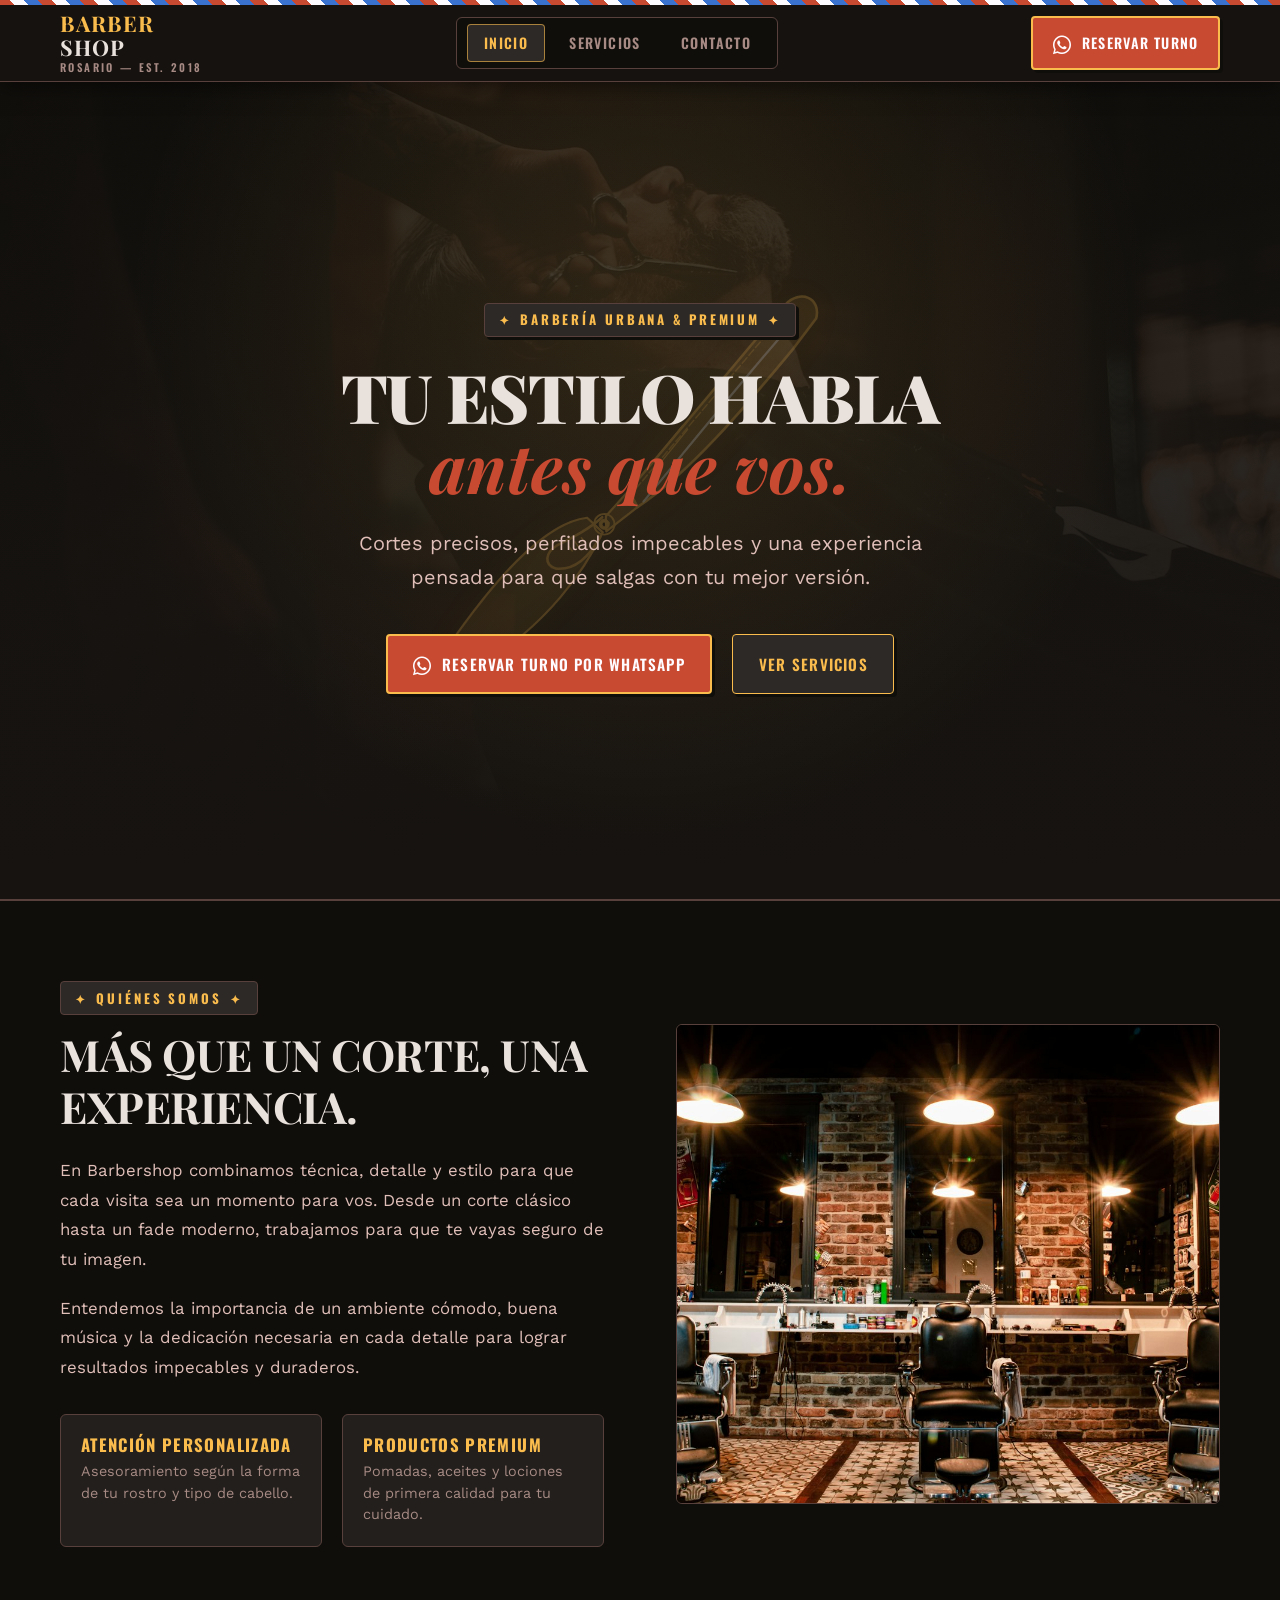
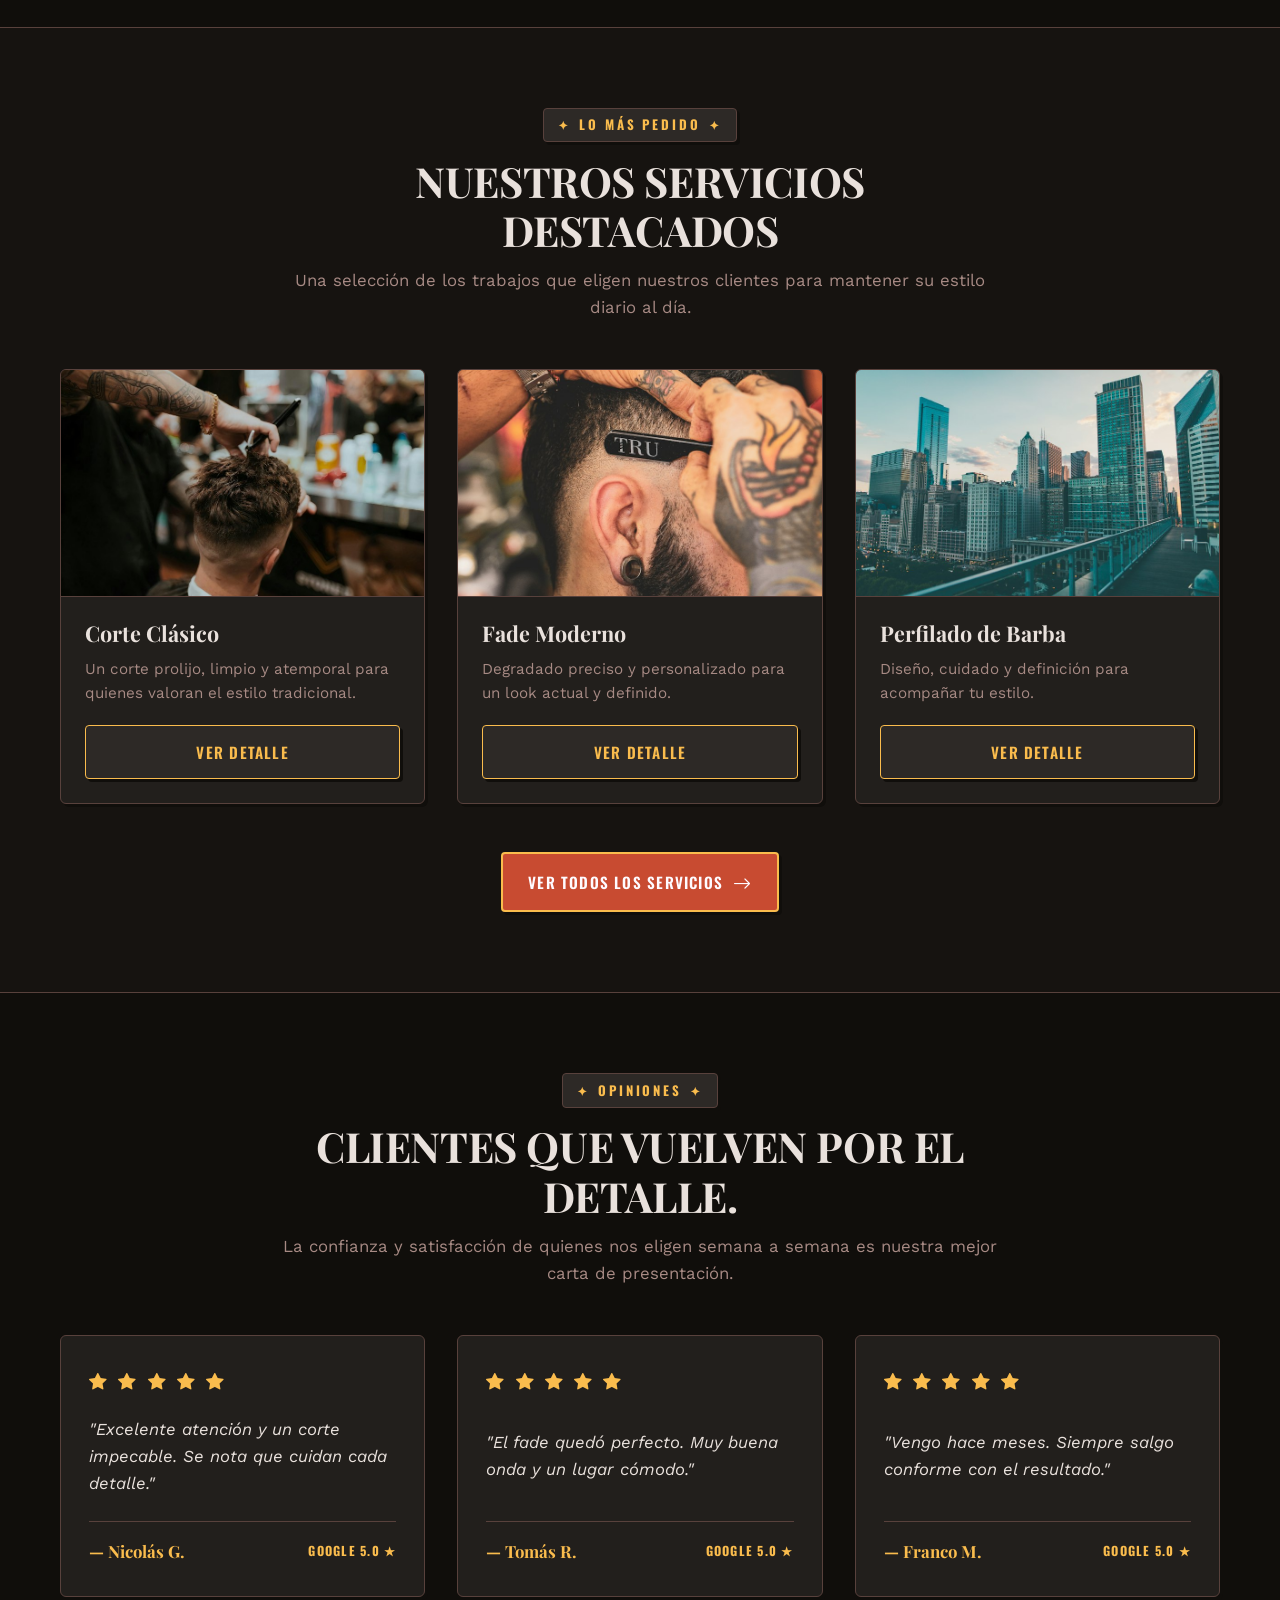
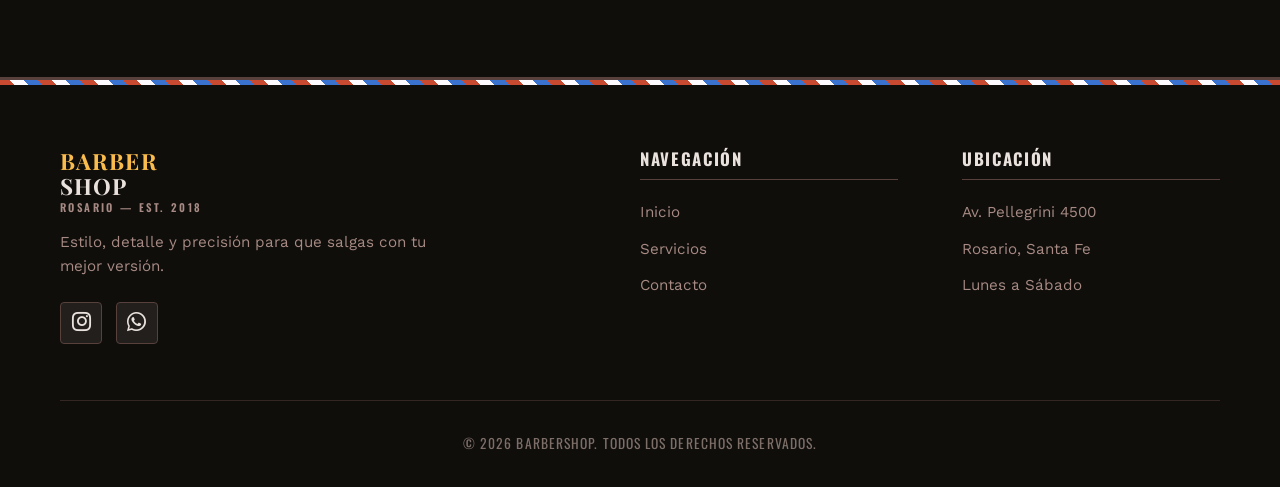
<file: index.html>
<!DOCTYPE html>
<html lang="es">
<head>
    <!-- Configuracion basica del documento -->
    <meta charset="UTF-8">
    <meta name="viewport" content="width=device-width, initial-scale=1.0">
    <meta name="description" content="Barbershop: Barbería profesional en Rosario. Cortes clásicos, fades modernos, perfilado de barba y reservas directas por WhatsApp. Tu mejor versión te espera.">
    <meta name="keywords" content="barbería, corte clásico, fade, degradado, perfilado de barba, Rosario, turnos barbería, Barbershop">
    <title>Barbershop | Tu estilo habla antes que vos</title>

    <!-- Iconos de Bootstrap y estilos compilados desde SCSS -->
    <link rel="stylesheet" href="https://cdn.jsdelivr.net/npm/bootstrap-icons@1.11.3/font/bootstrap-icons.min.css">
    <link rel="stylesheet" href="./styles/styles.css">
</head>
<body>

    <!-- Encabezado fijo y navegacion principal -->
    <header class="header-sitio">
        <nav class="barra-navegacion" aria-label="Navegación principal">
            <a href="index.html" class="marca-logo" aria-label="Barbershop - Inicio">
                Barber<span>shop</span>
            </a>

            <!-- Menu en version de escritorio -->
            <div class="menu-principal">
                <a href="index.html" class="enlace-nav activo" aria-current="page">Inicio</a>
                <a href="servicios.html" class="enlace-nav">Servicios</a>
                <a href="contacto.html" class="enlace-nav">Contacto</a>
            </div>

            <!-- Boton de WhatsApp directo y boton hamburguesa para moviles -->
            <div class="header-acciones">
                <a href="https://wa.me/5493410000000?text=Hola%2C%20quer%C3%ADa%20consultar%20disponibilidad%20para%20reservar%20un%20turno." class="boton boton-dorado boton-reserva-header" target="_blank" rel="noopener noreferrer">
                    <i class="bi bi-whatsapp" aria-hidden="true"></i>
                    Reservar turno
                </a>

                <button class="boton-menu" type="button" aria-label="Abrir menú de navegación" aria-expanded="false" aria-controls="menuMobile">
                    <span class="linea-menu"></span>
                    <span class="linea-menu"></span>
                    <span class="linea-menu"></span>
                </button>
            </div>
        </nav>

        <!-- Menu desplegable para celulares -->
        <div class="menu-mobile" id="menuMobile">
            <ul class="lista-mobile">
                <li><a href="index.html" class="enlace-nav activo" aria-current="page">Inicio</a></li>
                <li><a href="servicios.html" class="enlace-nav">Servicios</a></li>
                <li><a href="contacto.html" class="enlace-nav">Contacto</a></li>
                <li>
                    <a href="https://wa.me/5493410000000?text=Hola%2C%20quer%C3%ADa%20consultar%20disponibilidad%20para%20reservar%20un%20turno." class="boton boton-whatsapp boton-reserva-mobile" target="_blank" rel="noopener noreferrer">
                        <i class="bi bi-whatsapp" aria-hidden="true"></i>
                        Reservar turno por WhatsApp
                    </a>
                </li>
            </ul>
        </div>
    </header>

    <main>
        <!-- Seccion Hero principal -->
        <section class="hero-inicio">
            <div class="contenedor-hero">
                <div class="contenido-hero animar-entrada">
                    <span class="etiqueta-seccion">Barbería Urbana & Premium</span>
                    <h1>Tu estilo habla <span>antes que vos.</span></h1>
                    <p class="bajada-hero">
                        Cortes precisos, perfilados impecables y una experiencia pensada para que salgas con tu mejor versión.
                    </p>
                    <div class="acciones-hero">
                        <a href="https://wa.me/5493410000000?text=Hola%2C%20quer%C3%ADa%20consultar%20disponibilidad%20para%20reservar%20un%20turno." class="boton boton-dorado" target="_blank" rel="noopener noreferrer">
                            <i class="bi bi-whatsapp" aria-hidden="true"></i>
                            Reservar turno por WhatsApp
                        </a>
                        <a href="servicios.html" class="boton boton-outline">
                            Ver servicios
                        </a>
                    </div>
                </div>
            </div>
        </section>

        <!-- Seccion Sobre la Barberia -->
        <section class="sobre-barberia">
            <div class="contenedor-sobre">
                <div class="texto-sobre">
                    <span class="etiqueta-seccion">Quiénes somos</span>
                    <h2>Más que un corte, una experiencia.</h2>
                    <p>
                        En Barbershop combinamos técnica, detalle y estilo para que cada visita sea un momento para vos. Desde un corte clásico hasta un fade moderno, trabajamos para que te vayas seguro de tu imagen.
                    </p>
                    <p>
                        Entendemos la importancia de un ambiente cómodo, buena música y la dedicación necesaria en cada detalle para lograr resultados impecables y duraderos.
                    </p>

                    <div class="caracteristicas-barberia">
                        <div class="item-caracteristica">
                            <h4>Atención Personalizada</h4>
                            <p>Asesoramiento según la forma de tu rostro y tipo de cabello.</p>
                        </div>
                        <div class="item-caracteristica">
                            <h4>Productos Premium</h4>
                            <p>Pomadas, aceites y lociones de primera calidad para tu cuidado.</p>
                        </div>
                    </div>
                </div>

                <div class="imagen-sobre">
                    <img src="imagenes/barberia-interior.jpg" alt="Interior acogedor y sillones clásicos de Barbershop" loading="lazy">
                </div>
            </div>
        </section>

        <!-- Seccion Servicios Destacados -->
        <section class="servicios-destacados">
            <div class="contenedor-servicios">
                <div class="encabezado-seccion">
                    <span class="etiqueta-seccion">Lo más pedido</span>
                    <h2>Nuestros servicios destacados</h2>
                    <p>Una selección de los trabajos que eligen nuestros clientes para mantener su estilo diario al día.</p>
                </div>

                <div class="grilla-destacados">
                    <!-- Tarjeta 1: Corte Clasico -->
                    <article class="tarjeta-servicio">
                        <img src="imagenes/corte-clasico.jpg" alt="Corte de cabello masculino estilo tradicional y pulcro" loading="lazy">
                        <div class="contenido-tarjeta">
                            <h3>Corte Clásico</h3>
                            <p>Un corte prolijo, limpio y atemporal para quienes valoran el estilo tradicional.</p>
                            <a href="servicios.html" class="boton boton-outline">
                                Ver detalle
                            </a>
                        </div>
                    </article>

                    <!-- Tarjeta 2: Fade Moderno -->
                    <article class="tarjeta-servicio">
                        <img src="imagenes/fade-moderno.jpg" alt="Corte degrade masculino moderno y definido" loading="lazy">
                        <div class="contenido-tarjeta">
                            <h3>Fade Moderno</h3>
                            <p>Degradado preciso y personalizado para un look actual y definido.</p>
                            <a href="servicios.html" class="boton boton-outline">
                                Ver detalle
                            </a>
                        </div>
                    </article>

                    <!-- Tarjeta 3: Perfilado de Barba -->
                    <article class="tarjeta-servicio">
                        <img src="imagenes/perfilado-barba.jpg" alt="Cuidado y delineado profesional de barba" loading="lazy">
                        <div class="contenido-tarjeta">
                            <h3>Perfilado de Barba</h3>
                            <p>Diseño, cuidado y definición para acompañar tu estilo.</p>
                            <a href="servicios.html" class="boton boton-outline">
                                Ver detalle
                            </a>
                        </div>
                    </article>
                </div>

                <div class="acciones-centro">
                    <a href="servicios.html" class="boton boton-dorado">
                        Ver todos los servicios
                        <i class="bi bi-arrow-right" aria-hidden="true"></i>
                    </a>
                </div>
            </div>
        </section>

        <!-- Seccion Testimonios de clientes -->
        <section class="testimonios">
            <div class="contenedor-testimonios">
                <div class="encabezado-seccion">
                    <span class="etiqueta-seccion">Opiniones</span>
                    <h2>Clientes que vuelven por el detalle.</h2>
                    <p>La confianza y satisfacción de quienes nos eligen semana a semana es nuestra mejor carta de presentación.</p>
                </div>

                <div class="grilla-testimonios">
                    <!-- Testimonio 1 -->
                    <article class="tarjeta-testimonio">
                        <div class="estrellas" aria-label="Calificación: 5 de 5 estrellas">
                            <i class="bi bi-star-fill"></i>
                            <i class="bi bi-star-fill"></i>
                            <i class="bi bi-star-fill"></i>
                            <i class="bi bi-star-fill"></i>
                            <i class="bi bi-star-fill"></i>
                        </div>
                        <p>"Excelente atención y un corte impecable. Se nota que cuidan cada detalle."</p>
                        <span class="autor">— Nicolás G.</span>
                    </article>

                    <!-- Testimonio 2 -->
                    <article class="tarjeta-testimonio">
                        <div class="estrellas" aria-label="Calificación: 5 de 5 estrellas">
                            <i class="bi bi-star-fill"></i>
                            <i class="bi bi-star-fill"></i>
                            <i class="bi bi-star-fill"></i>
                            <i class="bi bi-star-fill"></i>
                            <i class="bi bi-star-fill"></i>
                        </div>
                        <p>"El fade quedó perfecto. Muy buena onda y un lugar cómodo."</p>
                        <span class="autor">— Tomás R.</span>
                    </article>

                    <!-- Testimonio 3 -->
                    <article class="tarjeta-testimonio">
                        <div class="estrellas" aria-label="Calificación: 5 de 5 estrellas">
                            <i class="bi bi-star-fill"></i>
                            <i class="bi bi-star-fill"></i>
                            <i class="bi bi-star-fill"></i>
                            <i class="bi bi-star-fill"></i>
                            <i class="bi bi-star-fill"></i>
                        </div>
                        <p>"Vengo hace meses. Siempre salgo conforme con el resultado."</p>
                        <span class="autor">— Franco M.</span>
                    </article>
                </div>
            </div>
        </section>
    </main>

    <!-- Pie de pagina consistente en todo el sitio -->
    <footer class="footer-sitio">
        <div class="contenedor-footer">
            <div class="grilla-footer">
                <!-- Columna de marca -->
                <div class="columna-marca">
                    <a href="index.html" class="logo-footer">
                        Barber<span>shop</span>
                    </a>
                    <p>Estilo, detalle y precisión para que salgas con tu mejor versión.</p>
                    <div class="redes-footer">
                        <a href="https://instagram.com/barbershop" class="enlace-red" target="_blank" rel="noopener noreferrer" aria-label="Visitar nuestro perfil de Instagram">
                            <i class="bi bi-instagram"></i>
                        </a>
                        <a href="https://wa.me/5493410000000" class="enlace-red" target="_blank" rel="noopener noreferrer" aria-label="Contactar por WhatsApp">
                            <i class="bi bi-whatsapp"></i>
                        </a>
                    </div>
                </div>

                <!-- Columna de enlaces rapidos -->
                <div class="columna-links">
                    <h4>Navegación</h4>
                    <ul>
                        <li><a href="index.html">Inicio</a></li>
                        <li><a href="servicios.html">Servicios</a></li>
                        <li><a href="contacto.html">Contacto</a></li>
                    </ul>
                </div>

                <!-- Columna de datos de la barberia -->
                <div class="columna-info">
                    <h4>Ubicación</h4>
                    <ul>
                        <li>Av. Pellegrini 4500</li>
                        <li>Rosario, Santa Fe</li>
                        <li>Lunes a Sábado</li>
                    </ul>
                </div>
            </div>

            <div class="inferior-footer">
                <p>&copy; 2026 Barbershop. Todos los derechos reservados.</p>
            </div>
        </div>
    </footer>

    <!-- Script JavaScript Vanilla para funcionalidades interactivas -->
    <script src="./js/main.js"></script>
</body>
</html>
</file>
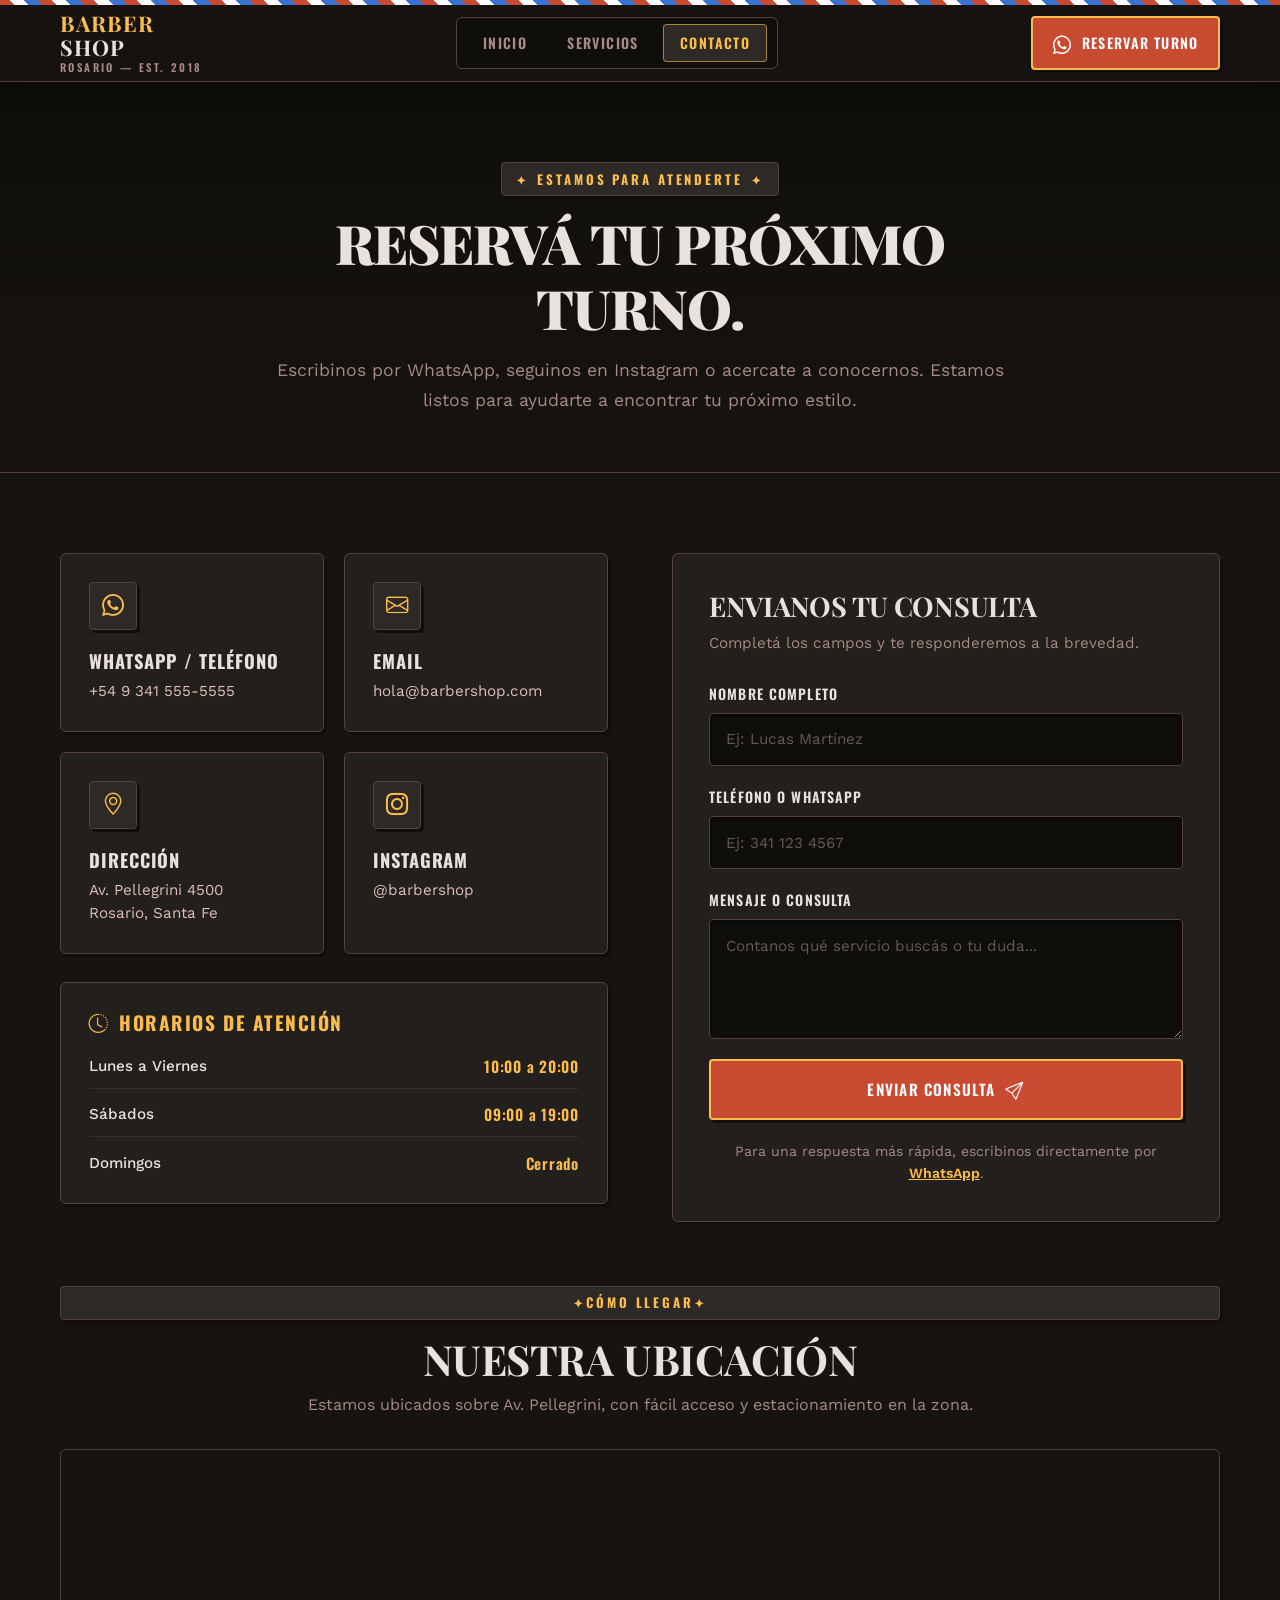
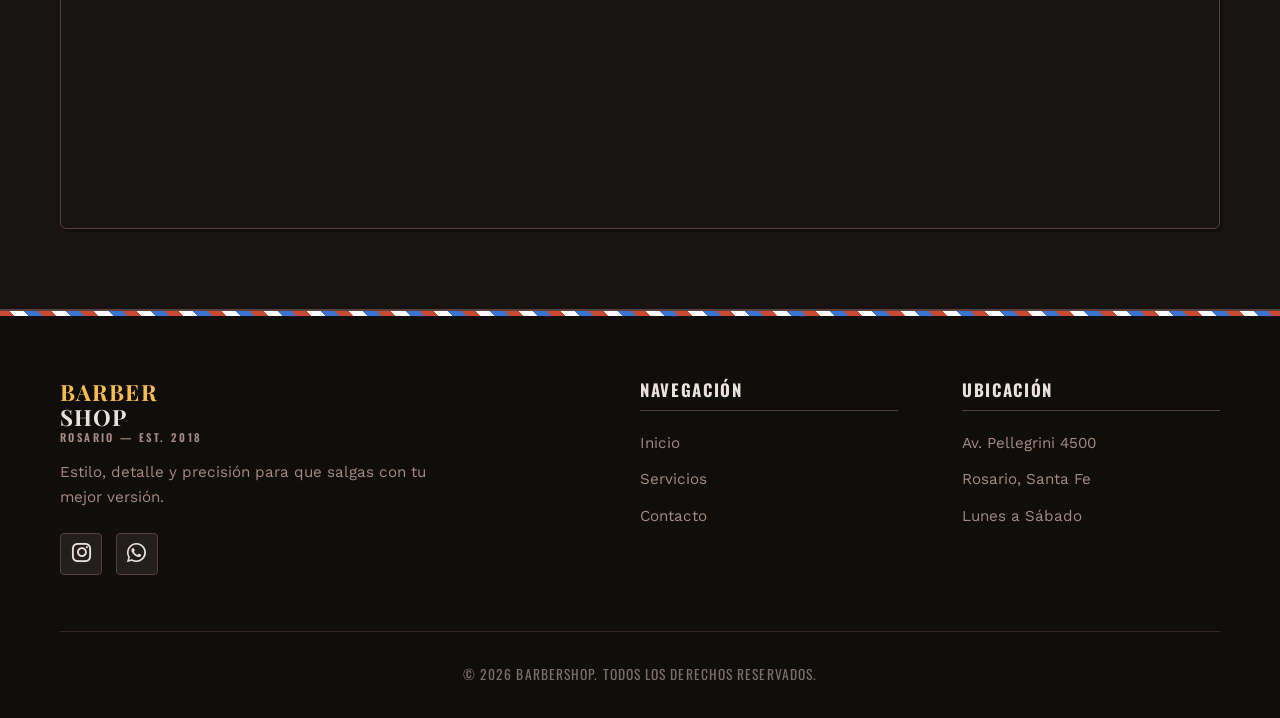
<file: contacto.html>
<!DOCTYPE html>
<html lang="es">
<head>
    <!-- Configuracion basica del documento -->
    <meta charset="UTF-8">
    <meta name="viewport" content="width=device-width, initial-scale=1.0">
    <meta name="description" content="Contacto, horarios y ubicación de Barbershop en Rosario. Consultá tus dudas, reservá por WhatsApp y encontranos en Av. Pellegrini 4500.">
    <meta name="keywords" content="contacto barbería, turnos barbería, dirección barbería Rosario, horarios barbería, WhatsApp barbería, Barbershop">
    <title>Contacto y Ubicación | Barbershop</title>

    <!-- Iconos de Bootstrap y estilos compilados desde SCSS -->
    <link rel="stylesheet" href="https://cdn.jsdelivr.net/npm/bootstrap-icons@1.11.3/font/bootstrap-icons.min.css">
    <link rel="stylesheet" href="./styles/styles.css">
</head>
<body>

    <!-- Encabezado fijo y navegacion principal -->
    <header class="header-sitio">
        <nav class="barra-navegacion" aria-label="Navegación principal">
            <a href="index.html" class="marca-logo" aria-label="Barbershop - Inicio">
                Barber<span>shop</span>
            </a>

            <!-- Menu en version de escritorio -->
            <div class="menu-principal">
                <a href="index.html" class="enlace-nav">Inicio</a>
                <a href="servicios.html" class="enlace-nav">Servicios</a>
                <a href="contacto.html" class="enlace-nav activo" aria-current="page">Contacto</a>
            </div>

            <!-- Boton de WhatsApp directo y boton hamburguesa para moviles -->
            <div class="header-acciones">
                <a href="https://wa.me/5493410000000?text=Hola%2C%20quer%C3%ADa%20consultar%20disponibilidad%20para%20reservar%20un%20turno." class="boton boton-dorado boton-reserva-header" target="_blank" rel="noopener noreferrer">
                    <i class="bi bi-whatsapp" aria-hidden="true"></i>
                    Reservar turno
                </a>

                <button class="boton-menu" type="button" aria-label="Abrir menú de navegación" aria-expanded="false" aria-controls="menuMobile">
                    <span class="linea-menu"></span>
                    <span class="linea-menu"></span>
                    <span class="linea-menu"></span>
                </button>
            </div>
        </nav>

        <!-- Menu desplegable para celulares -->
        <div class="menu-mobile" id="menuMobile">
            <ul class="lista-mobile">
                <li><a href="index.html" class="enlace-nav">Inicio</a></li>
                <li><a href="servicios.html" class="enlace-nav">Servicios</a></li>
                <li><a href="contacto.html" class="enlace-nav activo" aria-current="page">Contacto</a></li>
                <li>
                    <a href="https://wa.me/5493410000000?text=Hola%2C%20quer%C3%ADa%20consultar%20disponibilidad%20para%20reservar%20un%20turno." class="boton boton-whatsapp boton-reserva-mobile" target="_blank" rel="noopener noreferrer">
                        <i class="bi bi-whatsapp" aria-hidden="true"></i>
                        Reservar turno por WhatsApp
                    </a>
                </li>
            </ul>
        </div>
    </header>

    <main>
        <!-- Encabezado superior de la pagina -->
        <section class="encabezado-pagina">
            <div class="contenedor-encabezado animar-entrada">
                <span class="etiqueta-seccion">Estamos para atenderte</span>
                <h1>Reservá tu próximo turno.</h1>
                <p>
                    Escribinos por WhatsApp, seguinos en Instagram o acercate a conocernos. Estamos listos para ayudarte a encontrar tu próximo estilo.
                </p>
            </div>
        </section>

        <!-- Seccion principal de contacto con datos y formulario -->
        <section class="seccion-contacto">
            <div class="contenedor-contacto">
                <div class="grilla-contacto-superior">
                    
                    <!-- Columna 1: Informacion de contacto y Horarios -->
                    <div class="columna-datos">
                        
                        <!-- Tarjetas de canales de comunicacion -->
                        <div class="grilla-canales">
                            <!-- Telefono / WhatsApp -->
                            <article class="tarjeta-info">
                                <div class="icono-info" aria-hidden="true">
                                    <i class="bi bi-whatsapp"></i>
                                </div>
                                <h3>WhatsApp / Teléfono</h3>
                                <p>
                                    <a href="https://wa.me/5493410000000?text=Hola%2C%20quer%C3%ADa%20hacerles%20una%20consulta." target="_blank" rel="noopener noreferrer" aria-label="Escribir por WhatsApp al +54 9 341 555-5555">
                                        +54 9 341 555-5555
                                    </a>
                                </p>
                            </article>

                            <!-- Correo Electronico -->
                            <article class="tarjeta-info">
                                <div class="icono-info" aria-hidden="true">
                                    <i class="bi bi-envelope"></i>
                                </div>
                                <h3>Email</h3>
                                <p>
                                    <a href="mailto:hola@barbershop.com" aria-label="Enviar correo a hola@barbershop.com">
                                        hola@barbershop.com
                                    </a>
                                </p>
                            </article>

                            <!-- Direccion -->
                            <article class="tarjeta-info">
                                <div class="icono-info" aria-hidden="true">
                                    <i class="bi bi-geo-alt"></i>
                                </div>
                                <h3>Dirección</h3>
                                <p>Av. Pellegrini 4500<br>Rosario, Santa Fe</p>
                            </article>

                            <!-- Instagram -->
                            <article class="tarjeta-info">
                                <div class="icono-info" aria-hidden="true">
                                    <i class="bi bi-instagram"></i>
                                </div>
                                <h3>Instagram</h3>
                                <p>
                                    <a href="https://instagram.com/barbershop" target="_blank" rel="noopener noreferrer" aria-label="Ver perfil de Instagram de Barbershop">
                                        @barbershop
                                    </a>
                                </p>
                            </article>
                        </div>

                        <!-- Tarjeta de Horarios de atencion -->
                        <div class="tarjeta-horarios">
                            <h3>
                                <i class="bi bi-clock-history" aria-hidden="true"></i>
                                Horarios de Atención
                            </h3>
                            <ul class="lista-horarios">
                                <li>
                                    <span class="dia">Lunes a Viernes</span>
                                    <span class="hora">10:00 a 20:00</span>
                                </li>
                                <li>
                                    <span class="dia">Sábados</span>
                                    <span class="hora">09:00 a 19:00</span>
                                </li>
                                <li>
                                    <span class="dia">Domingos</span>
                                    <span class="hora">Cerrado</span>
                                </li>
                            </ul>
                        </div>
                    </div>

                    <!-- Columna 2: Formulario de consulta frontend -->
                    <div class="columna-formulario">
                        <h2>Envianos tu consulta</h2>
                        <p class="bajada-form">Completá los campos y te responderemos a la brevedad.</p>

                        <form class="formulario-contacto" action="#" method="POST">
                            <div class="grupo-campo">
                                <label for="campoNombre">Nombre completo</label>
                                <input type="text" id="campoNombre" name="nombre" placeholder="Ej: Lucas Martínez" required>
                            </div>

                            <div class="grupo-campo">
                                <label for="campoTelefono">Teléfono o WhatsApp</label>
                                <input type="tel" id="campoTelefono" name="telefono" placeholder="Ej: 341 123 4567" required>
                            </div>

                            <div class="grupo-campo">
                                <label for="campoMensaje">Mensaje o consulta</label>
                                <textarea id="campoMensaje" name="mensaje" placeholder="Contanos qué servicio buscás o tu duda..." required></textarea>
                            </div>

                            <button type="submit" class="boton boton-dorado">
                                Enviar consulta
                                <i class="bi bi-send" aria-hidden="true"></i>
                            </button>
                        </form>

                        <p class="aviso-whatsapp-form">
                            Para una respuesta más rápida, escribinos directamente por <a href="https://wa.me/5493410000000?text=Hola%2C%20quer%C3%ADa%20hacerles%20una%20consulta." target="_blank" rel="noopener noreferrer">WhatsApp</a>.
                        </p>
                    </div>

                </div>

                <!-- Bloque de Mapa de Ubicacion -->
                <div class="bloque-ubicacion">
                    <span class="etiqueta-seccion" style="display: block; text-align: center;">Cómo llegar</span>
                    <h2>Nuestra Ubicación</h2>
                    <p class="subtitulo-mapa">Estamos ubicados sobre Av. Pellegrini, con fácil acceso y estacionamiento en la zona.</p>

                    <div class="mapa-contenedor">
                        <iframe 
                            src="https://www.google.com/maps/embed?pb=!1m18!1m12!1m3!1d3347.8863007204655!2d-60.68600102353381!3d-32.95400267358999!2m3!1f0!2f0!3f0!3m2!1i1024!2i768!4f13.1!3m3!1m2!1s0x95b7acb689bd485d%3A0xe744e82d7a224c6e!2sAv.%20Pellegrini%204500%2C%20S2000%20Rosario%2C%20Santa%20Fe!5e0!3m2!1ses-419!2sar!4v1710000000000!5m2!1ses-419!2sar" 
                            width="600" 
                            height="450" 
                            style="border:0;" 
                            allowfullscreen="" 
                            loading="lazy" 
                            referrerpolicy="no-referrer-when-downgrade" 
                            title="Ubicación de Barbershop en Av. Pellegrini 4500, Rosario">
                        </iframe>
                    </div>
                </div>

            </div>
        </section>
    </main>

    <!-- Pie de pagina consistente en todo el sitio -->
    <footer class="footer-sitio">
        <div class="contenedor-footer">
            <div class="grilla-footer">
                <!-- Columna de marca -->
                <div class="columna-marca">
                    <a href="index.html" class="logo-footer">
                        Barber<span>shop</span>
                    </a>
                    <p>Estilo, detalle y precisión para que salgas con tu mejor versión.</p>
                    <div class="redes-footer">
                        <a href="https://instagram.com/barbershop" class="enlace-red" target="_blank" rel="noopener noreferrer" aria-label="Visitar nuestro perfil de Instagram">
                            <i class="bi bi-instagram"></i>
                        </a>
                        <a href="https://wa.me/5493410000000" class="enlace-red" target="_blank" rel="noopener noreferrer" aria-label="Contactar por WhatsApp">
                            <i class="bi bi-whatsapp"></i>
                        </a>
                    </div>
                </div>

                <!-- Columna de enlaces rapidos -->
                <div class="columna-links">
                    <h4>Navegación</h4>
                    <ul>
                        <li><a href="index.html">Inicio</a></li>
                        <li><a href="servicios.html">Servicios</a></li>
                        <li><a href="contacto.html">Contacto</a></li>
                    </ul>
                </div>

                <!-- Columna de datos de la barberia -->
                <div class="columna-info">
                    <h4>Ubicación</h4>
                    <ul>
                        <li>Av. Pellegrini 4500</li>
                        <li>Rosario, Santa Fe</li>
                        <li>Lunes a Sábado</li>
                    </ul>
                </div>
            </div>

            <div class="inferior-footer">
                <p>&copy; 2026 Barbershop. Todos los derechos reservados.</p>
            </div>
        </div>
    </footer>

    <!-- Script JavaScript Vanilla para funcionalidades interactivas -->
    <script src="./js/main.js"></script>
</body>
</html>
</file>
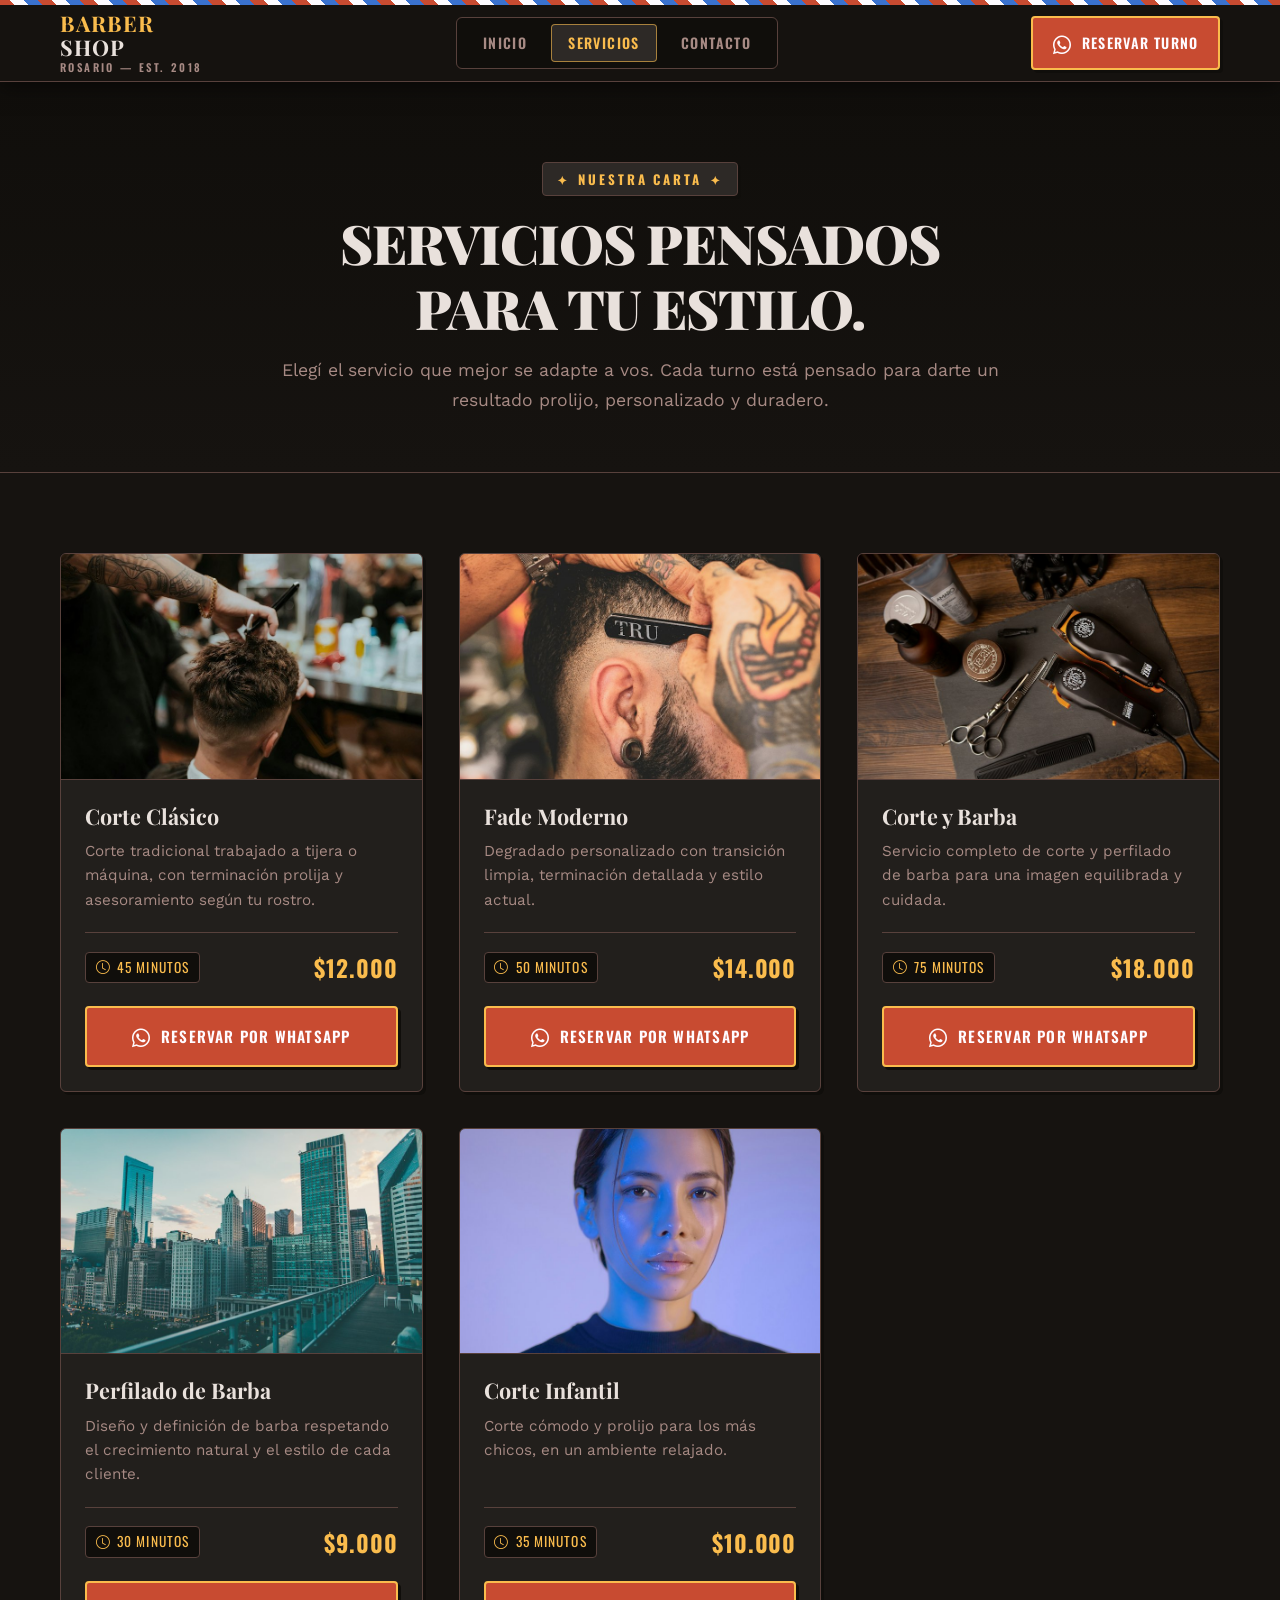
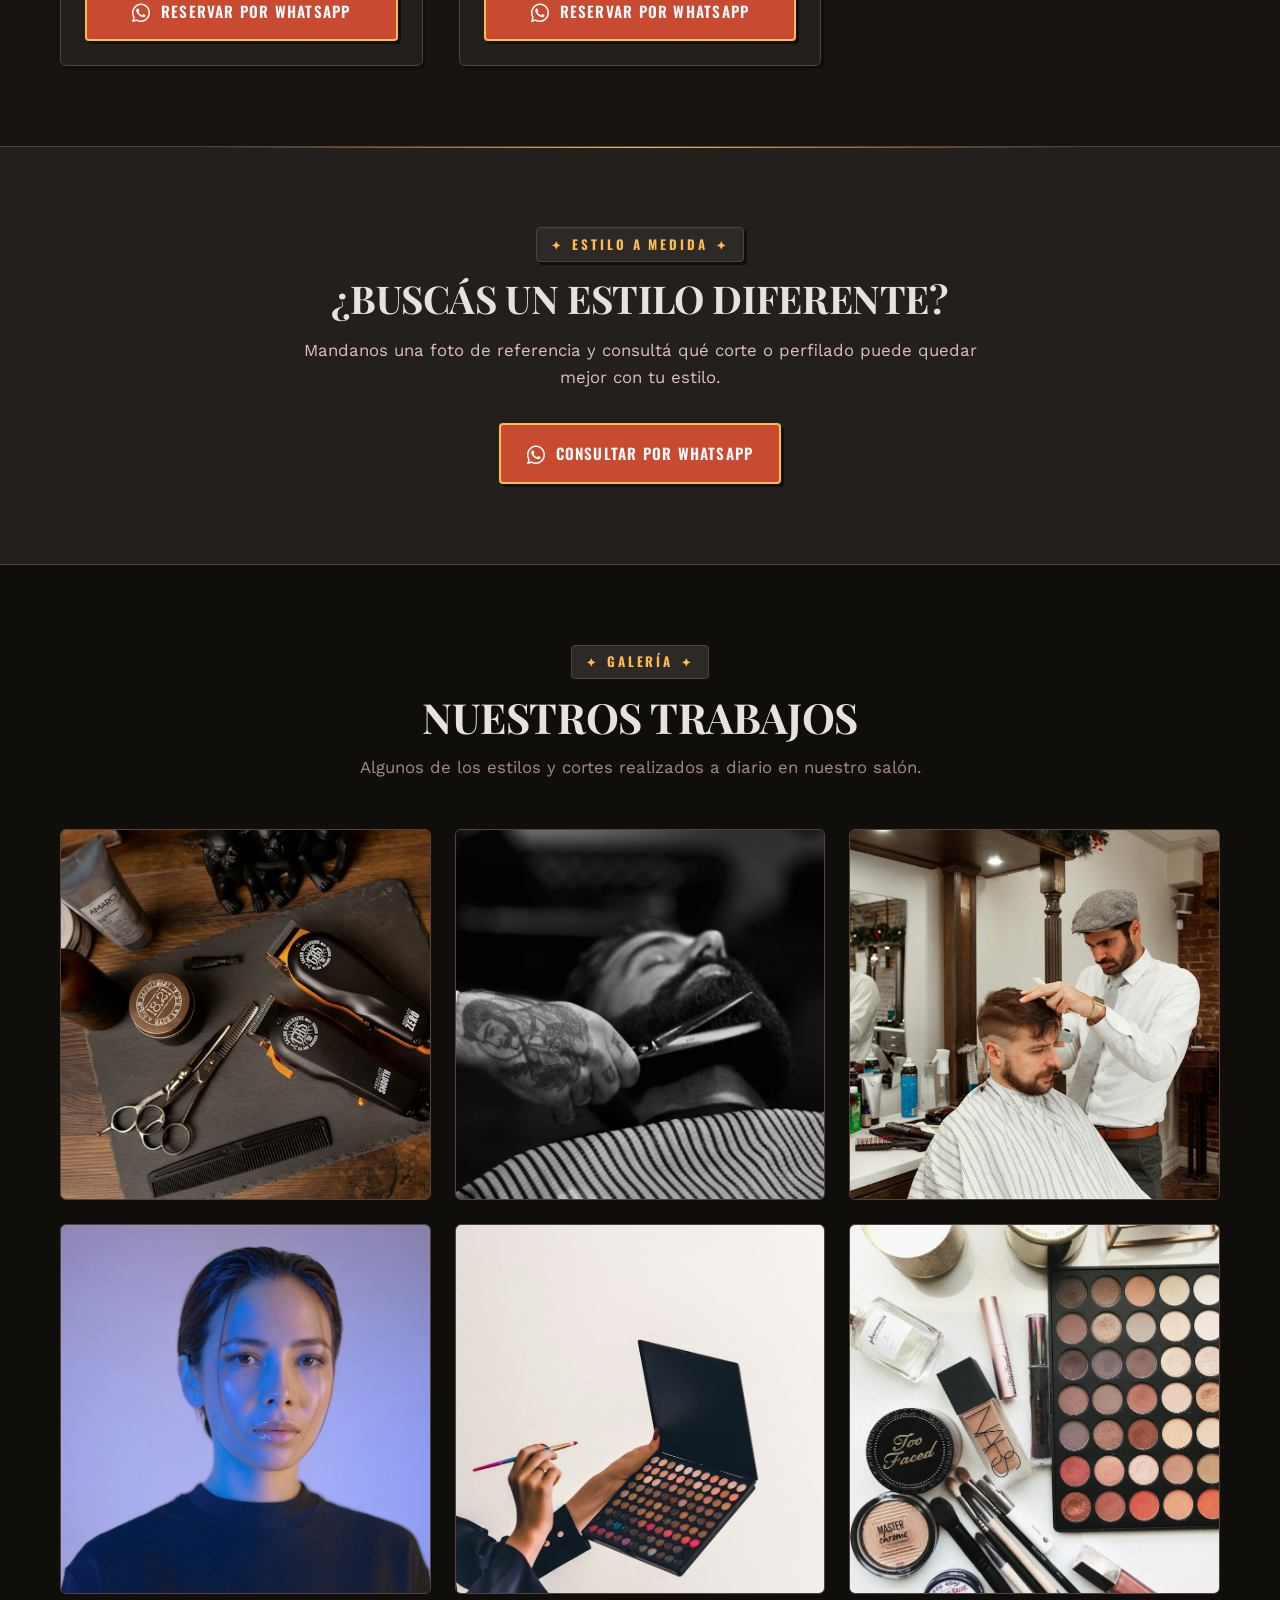
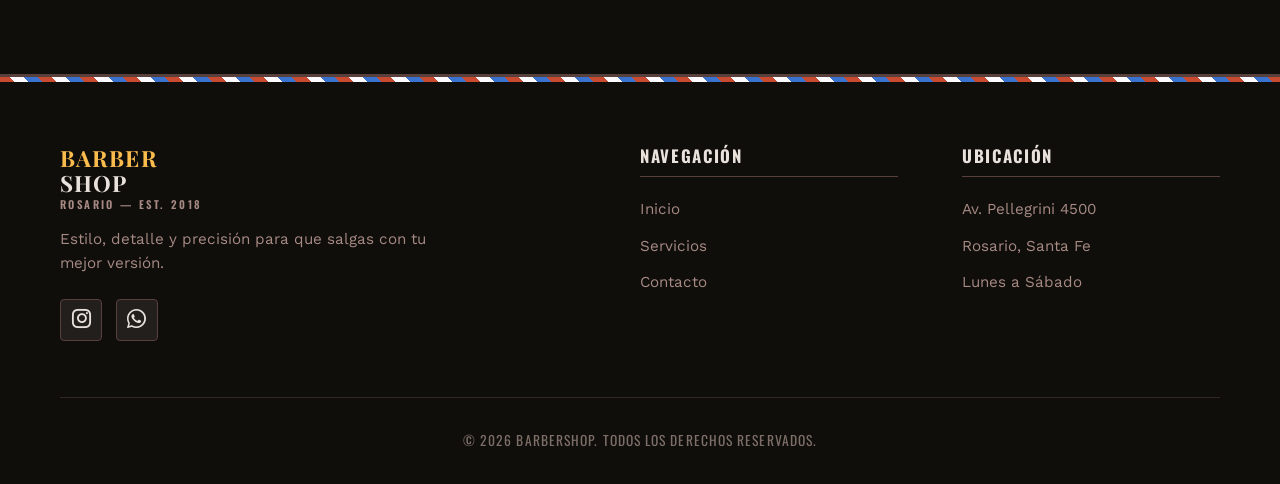
<file: servicios.html>
<!DOCTYPE html>
<html lang="es">
<head>
    <!-- Configuracion basica del documento -->
    <meta charset="UTF-8">
    <meta name="viewport" content="width=device-width, initial-scale=1.0">
    <meta name="description" content="Servicios y lista de precios de Barbershop. Cortes clásicos, fades degradados, perfilado de barba y galería de trabajos reales. Reservá tu turno directo por WhatsApp.">
    <meta name="keywords" content="servicios barbería, precios barbería, corte fade, perfilado barba, corte clásico, galería cortes, Rosario, Barbershop">
    <title>Servicios y Galería | Barbershop</title>

    <!-- Iconos de Bootstrap y estilos compilados desde SCSS -->
    <link rel="stylesheet" href="https://cdn.jsdelivr.net/npm/bootstrap-icons@1.11.3/font/bootstrap-icons.min.css">
    <link rel="stylesheet" href="./styles/styles.css">
</head>
<body>

    <!-- Encabezado fijo y navegacion principal -->
    <header class="header-sitio">
        <nav class="barra-navegacion" aria-label="Navegación principal">
            <a href="index.html" class="marca-logo" aria-label="Barbershop - Inicio">
                Barber<span>shop</span>
            </a>

            <!-- Menu en version de escritorio -->
            <div class="menu-principal">
                <a href="index.html" class="enlace-nav">Inicio</a>
                <a href="servicios.html" class="enlace-nav activo" aria-current="page">Servicios</a>
                <a href="contacto.html" class="enlace-nav">Contacto</a>
            </div>

            <!-- Boton de WhatsApp directo y boton hamburguesa para moviles -->
            <div class="header-acciones">
                <a href="https://wa.me/5493410000000?text=Hola%2C%20quer%C3%ADa%20consultar%20disponibilidad%20para%20reservar%20un%20turno." class="boton boton-dorado boton-reserva-header" target="_blank" rel="noopener noreferrer">
                    <i class="bi bi-whatsapp" aria-hidden="true"></i>
                    Reservar turno
                </a>

                <button class="boton-menu" type="button" aria-label="Abrir menú de navegación" aria-expanded="false" aria-controls="menuMobile">
                    <span class="linea-menu"></span>
                    <span class="linea-menu"></span>
                    <span class="linea-menu"></span>
                </button>
            </div>
        </nav>

        <!-- Menu desplegable para celulares -->
        <div class="menu-mobile" id="menuMobile">
            <ul class="lista-mobile">
                <li><a href="index.html" class="enlace-nav">Inicio</a></li>
                <li><a href="servicios.html" class="enlace-nav activo" aria-current="page">Servicios</a></li>
                <li><a href="contacto.html" class="enlace-nav">Contacto</a></li>
                <li>
                    <a href="https://wa.me/5493410000000?text=Hola%2C%20quer%C3%ADa%20consultar%20disponibilidad%20para%20reservar%20un%20turno." class="boton boton-whatsapp boton-reserva-mobile" target="_blank" rel="noopener noreferrer">
                        <i class="bi bi-whatsapp" aria-hidden="true"></i>
                        Reservar turno por WhatsApp
                    </a>
                </li>
            </ul>
        </div>
    </header>

    <main>
        <!-- Encabezado superior de la pagina -->
        <section class="encabezado-pagina">
            <div class="contenedor-encabezado animar-entrada">
                <span class="etiqueta-seccion">Nuestra Carta</span>
                <h1>Servicios pensados para tu estilo.</h1>
                <p>
                    Elegí el servicio que mejor se adapte a vos. Cada turno está pensado para darte un resultado prolijo, personalizado y duradero.
                </p>
            </div>
        </section>

        <!-- Lista completa de servicios con precios y reserva directa -->
        <section class="seccion-servicios">
            <div class="contenedor-servicios-lista">
                <div class="grilla-servicios-completa">

                    <!-- Servicio 1: Corte Clasico -->
                    <article class="tarjeta-servicio">
                        <img src="imagenes/corte-clasico.jpg" alt="Corte clásico a tijera y máquina con terminación prolija" loading="lazy">
                        <div class="contenido-tarjeta">
                            <h3>Corte Clásico</h3>
                            <p>Corte tradicional trabajado a tijera o máquina, con terminación prolija y asesoramiento según tu rostro.</p>
                            
                            <div class="datos-servicio">
                                <span class="duracion">
                                    <i class="bi bi-clock" aria-hidden="true"></i>
                                    45 minutos
                                </span>
                                <span class="precio">$12.000</span>
                            </div>

                            <a href="https://wa.me/5493410000000?text=Hola%2C%20quer%C3%ADa%20reservar%20un%20turno%20para%20Corte%20Cl%C3%A1sico." class="boton boton-whatsapp" target="_blank" rel="noopener noreferrer">
                                <i class="bi bi-whatsapp" aria-hidden="true"></i>
                                Reservar por WhatsApp
                            </a>
                        </div>
                    </article>

                    <!-- Servicio 2: Fade Moderno -->
                    <article class="tarjeta-servicio">
                        <img src="imagenes/fade-moderno.jpg" alt="Degradado fade moderno con acabado impecable" loading="lazy">
                        <div class="contenido-tarjeta">
                            <h3>Fade Moderno</h3>
                            <p>Degradado personalizado con transición limpia, terminación detallada y estilo actual.</p>
                            
                            <div class="datos-servicio">
                                <span class="duracion">
                                    <i class="bi bi-clock" aria-hidden="true"></i>
                                    50 minutos
                                </span>
                                <span class="precio">$14.000</span>
                            </div>

                            <a href="https://wa.me/5493410000000?text=Hola%2C%20quer%C3%ADa%20reservar%20un%20turno%20para%20Fade%20Moderno." class="boton boton-whatsapp" target="_blank" rel="noopener noreferrer">
                                <i class="bi bi-whatsapp" aria-hidden="true"></i>
                                Reservar por WhatsApp
                            </a>
                        </div>
                    </article>

                    <!-- Servicio 3: Corte y Barba -->
                    <article class="tarjeta-servicio">
                        <img src="imagenes/galeria-corte-1.jpg" alt="Corte completo y perfilado integral de barba" loading="lazy">
                        <div class="contenido-tarjeta">
                            <h3>Corte y Barba</h3>
                            <p>Servicio completo de corte y perfilado de barba para una imagen equilibrada y cuidada.</p>
                            
                            <div class="datos-servicio">
                                <span class="duracion">
                                    <i class="bi bi-clock" aria-hidden="true"></i>
                                    75 minutos
                                </span>
                                <span class="precio">$18.000</span>
                            </div>

                            <a href="https://wa.me/5493410000000?text=Hola%2C%20quer%C3%ADa%20reservar%20un%20turno%20para%20Corte%20y%20Barba." class="boton boton-whatsapp" target="_blank" rel="noopener noreferrer">
                                <i class="bi bi-whatsapp" aria-hidden="true"></i>
                                Reservar por WhatsApp
                            </a>
                        </div>
                    </article>

                    <!-- Servicio 4: Perfilado de Barba -->
                    <article class="tarjeta-servicio">
                        <img src="imagenes/perfilado-barba.jpg" alt="Perfilado y diseño de barba con toalla caliente y navaja" loading="lazy">
                        <div class="contenido-tarjeta">
                            <h3>Perfilado de Barba</h3>
                            <p>Diseño y definición de barba respetando el crecimiento natural y el estilo de cada cliente.</p>
                            
                            <div class="datos-servicio">
                                <span class="duracion">
                                    <i class="bi bi-clock" aria-hidden="true"></i>
                                    30 minutos
                                </span>
                                <span class="precio">$9.000</span>
                            </div>

                            <a href="https://wa.me/5493410000000?text=Hola%2C%20quer%C3%ADa%20reservar%20un%20turno%20para%20Perfilado%20de%20Barba." class="boton boton-whatsapp" target="_blank" rel="noopener noreferrer">
                                <i class="bi bi-whatsapp" aria-hidden="true"></i>
                                Reservar por WhatsApp
                            </a>
                        </div>
                    </article>

                    <!-- Servicio 5: Corte Infantil -->
                    <article class="tarjeta-servicio">
                        <img src="imagenes/galeria-corte-4.jpg" alt="Corte de cabello infantil moderno y prolijo" loading="lazy">
                        <div class="contenido-tarjeta">
                            <h3>Corte Infantil</h3>
                            <p>Corte cómodo y prolijo para los más chicos, en un ambiente relajado.</p>
                            
                            <div class="datos-servicio">
                                <span class="duracion">
                                    <i class="bi bi-clock" aria-hidden="true"></i>
                                    35 minutos
                                </span>
                                <span class="precio">$10.000</span>
                            </div>

                            <a href="https://wa.me/5493410000000?text=Hola%2C%20quer%C3%ADa%20reservar%20un%20turno%20para%20Corte%20Infantil." class="boton boton-whatsapp" target="_blank" rel="noopener noreferrer">
                                <i class="bi bi-whatsapp" aria-hidden="true"></i>
                                Reservar por WhatsApp
                            </a>
                        </div>
                    </article>

                </div>
            </div>
        </section>

        <!-- Seccion visual intermedia (CTA) -->
        <section class="cta-intermedio">
            <div class="contenedor-cta">
                <span class="etiqueta-seccion">Estilo a Medida</span>
                <h2>¿Buscás un estilo diferente?</h2>
                <p>
                    Mandanos una foto de referencia y consultá qué corte o perfilado puede quedar mejor con tu estilo.
                </p>
                <a href="https://wa.me/5493410000000?text=Hola%2C%20quer%C3%ADa%20consultar%20por%20un%20estilo%20personalizado." class="boton boton-dorado" target="_blank" rel="noopener noreferrer">
                    <i class="bi bi-whatsapp" aria-hidden="true"></i>
                    Consultar por WhatsApp
                </a>
            </div>
        </section>

        <!-- Galeria visual de trabajos realizados -->
        <section class="galeria-trabajos">
            <div class="contenedor-galeria">
                <div class="encabezado-seccion">
                    <span class="etiqueta-seccion">Galería</span>
                    <h2>Nuestros Trabajos</h2>
                    <p>Algunos de los estilos y cortes realizados a diario en nuestro salón.</p>
                </div>

                <div class="grilla-galeria">
                    <div class="item-galeria">
                        <img src="imagenes/galeria-corte-1.jpg" alt="Trabajo de corte y barbería detallado" loading="lazy">
                        <div class="overlay-galeria">
                            <span>Textura y Acabado</span>
                        </div>
                    </div>

                    <div class="item-galeria">
                        <img src="imagenes/galeria-corte-2.jpg" alt="Corte fade medio con barba integrada" loading="lazy">
                        <div class="overlay-galeria">
                            <span>Mid Fade & Barba</span>
                        </div>
                    </div>

                    <div class="item-galeria">
                        <img src="imagenes/galeria-corte-3.jpg" alt="Corte taper fade prolijo y definido" loading="lazy">
                        <div class="overlay-galeria">
                            <span>Low Taper Moderno</span>
                        </div>
                    </div>

                    <div class="item-galeria">
                        <img src="imagenes/galeria-corte-4.jpg" alt="Corte clásico peinado a un lado" loading="lazy">
                        <div class="overlay-galeria">
                            <span>Estilo Ejecutivo Clásico</span>
                        </div>
                    </div>

                    <div class="item-galeria">
                        <img src="imagenes/galeria-corte-5.jpg" alt="Perfilado con navaja de contornos" loading="lazy">
                        <div class="overlay-galeria">
                            <span>Delineado de Precisión</span>
                        </div>
                    </div>

                    <div class="item-galeria">
                        <img src="imagenes/galeria-corte-6.jpg" alt="Diseño de textura superior y caída natural" loading="lazy">
                        <div class="overlay-galeria">
                            <span>Crop Top Texturado</span>
                        </div>
                    </div>
                </div>
            </div>
        </section>
    </main>

    <!-- Pie de pagina consistente en todo el sitio -->
    <footer class="footer-sitio">
        <div class="contenedor-footer">
            <div class="grilla-footer">
                <!-- Columna de marca -->
                <div class="columna-marca">
                    <a href="index.html" class="logo-footer">
                        Barber<span>shop</span>
                    </a>
                    <p>Estilo, detalle y precisión para que salgas con tu mejor versión.</p>
                    <div class="redes-footer">
                        <a href="https://instagram.com/barbershop" class="enlace-red" target="_blank" rel="noopener noreferrer" aria-label="Visitar nuestro perfil de Instagram">
                            <i class="bi bi-instagram"></i>
                        </a>
                        <a href="https://wa.me/5493410000000" class="enlace-red" target="_blank" rel="noopener noreferrer" aria-label="Contactar por WhatsApp">
                            <i class="bi bi-whatsapp"></i>
                        </a>
                    </div>
                </div>

                <!-- Columna de enlaces rapidos -->
                <div class="columna-links">
                    <h4>Navegación</h4>
                    <ul>
                        <li><a href="index.html">Inicio</a></li>
                        <li><a href="servicios.html">Servicios</a></li>
                        <li><a href="contacto.html">Contacto</a></li>
                    </ul>
                </div>

                <!-- Columna de datos de la barberia -->
                <div class="columna-info">
                    <h4>Ubicación</h4>
                    <ul>
                        <li>Av. Pellegrini 4500</li>
                        <li>Rosario, Santa Fe</li>
                        <li>Lunes a Sábado</li>
                    </ul>
                </div>
            </div>

            <div class="inferior-footer">
                <p>&copy; 2026 Barbershop. Todos los derechos reservados.</p>
            </div>
        </div>
    </footer>

    <!-- Script JavaScript Vanilla para funcionalidades interactivas -->
    <script src="./js/main.js"></script>
</body>
</html>
</file>
<file: styles/styles.css>
@charset "UTF-8";
@import url("https://fonts.googleapis.com/css2?family=Oswald:wght@500;600;700&family=Playfair+Display:ital,wght@0,600;0,700;0,900;1,600;1,700&family=Work+Sans:wght@400;500;600;700&display=swap");
.footer-sitio .columna-marca .redes-footer .enlace-red, .footer-sitio .columna-links ul li a,
.footer-sitio .columna-info ul li a, .columna-formulario .grupo-campo input,
.columna-formulario .grupo-campo textarea, .galeria-trabajos .item-galeria img, .galeria-trabajos .item-galeria .overlay-galeria, .header-sitio, .menu-principal .enlace-nav, .boton-menu, .boton-menu .linea-menu, .acordeon-item, .acordeon-resumen::after, .tarjeta-servicio, .tarjeta-testimonio, .tarjeta-info, .tarjeta-info a, .boton {
  transition: all 0.25s ease;
}

.footer-sitio .contenedor-footer, .seccion-contacto .contenedor-contacto, .galeria-trabajos .contenedor-galeria, .encabezado-pagina .contenedor-encabezado, .seccion-servicios .contenedor-servicios-lista, .cta-intermedio .contenedor-cta, .hero-inicio .contenedor-hero, .sobre-barberia .contenedor-sobre, .servicios-destacados .contenedor-servicios, .testimonios .contenedor-testimonios, .barra-navegacion {
  width: 100%;
  max-width: 1200px;
  margin-left: auto;
  margin-right: auto;
  padding-left: 1.25rem;
  padding-right: 1.25rem;
}

*,
*::before,
*::after {
  box-sizing: border-box;
  margin: 0;
  padding: 0;
}

html {
  scroll-behavior: smooth;
}

body {
  min-height: 100vh;
  overflow-x: hidden;
  text-rendering: optimizeLegibility;
  -webkit-font-smoothing: antialiased;
}

img,
picture,
video {
  display: block;
  max-width: 100%;
  height: auto;
}

a {
  color: inherit;
  text-decoration: none;
}

button,
input,
textarea,
select {
  font: inherit;
  border: none;
  outline: none;
  background: none;
}

ul,
ol {
  list-style: none;
}

body {
  font-family: "Work Sans", sans-serif;
  font-size: 1rem;
  line-height: 1.6;
  color: #e0bfb9;
  background-color: #161310;
}

h1,
h2,
h3,
h4,
h5,
h6 {
  font-family: "Playfair Display", serif;
  color: #e9e1dc;
  line-height: 1.2;
  font-weight: 700;
}

h1 {
  font-size: clamp(2.4rem, 5.5vw, 4rem);
  text-transform: uppercase;
  font-weight: 900;
  letter-spacing: -0.02em;
}

h2 {
  font-size: clamp(1.8rem, 3.8vw, 2.6rem);
  text-transform: uppercase;
  letter-spacing: -0.01em;
}

h3 {
  font-size: clamp(1.3rem, 2.5vw, 1.7rem);
}

p {
  margin-bottom: 1rem;
}
p:last-child {
  margin-bottom: 0;
}

.etiqueta-seccion {
  display: inline-flex;
  align-items: center;
  gap: 0.5rem;
  margin-bottom: 0.85rem;
  font-family: "Oswald", sans-serif;
  font-size: 0.82rem;
  font-weight: 700;
  letter-spacing: 0.22em;
  text-transform: uppercase;
  color: #fabc4d;
  background-color: #2d2926;
  padding: 0.35rem 0.9rem;
  border-radius: 4px;
  border: 1px solid #58413c;
  box-shadow: 3px 3px 0px 0px #100e0b;
}
.etiqueta-seccion::before, .etiqueta-seccion::after {
  content: "✦";
  font-size: 0.75rem;
  color: #fabc4d;
}

.encabezado-seccion {
  text-align: center;
  max-width: 720px;
  margin: 0 auto 3rem auto;
}
.encabezado-seccion h2 {
  margin-bottom: 0.75rem;
  color: #e9e1dc;
}
.encabezado-seccion p {
  color: #a78a84;
  font-size: 1.05rem;
}

.boton {
  display: inline-flex;
  align-items: center;
  justify-content: center;
  gap: 0.6rem;
  padding: 0.85rem 1.6rem;
  border-radius: 4px;
  font-family: "Oswald", sans-serif;
  font-size: 0.95rem;
  font-weight: 600;
  text-transform: uppercase;
  letter-spacing: 0.08em;
  cursor: pointer;
  text-align: center;
  white-space: nowrap;
  box-shadow: 3px 3px 0px 0px #100e0b;
}
.boton:active {
  transform: translate(1px, 1px);
  box-shadow: 2px 2px 0px 0px #100e0b;
}
.boton:focus-visible {
  outline: 2px solid #fabc4d;
  outline-offset: 3px;
}
.boton i {
  font-size: 1.15rem;
}

.boton-dorado {
  background-color: #c84b31;
  color: #fffbff;
  border: 2px solid #fabc4d;
}
.boton-dorado:hover {
  background-color: #aa361e;
  color: #ffffff;
  transform: translateY(-2px);
  box-shadow: 3px 3px 0px 0px #100e0b;
}

.boton-outline {
  background-color: #2d2926;
  color: #fabc4d;
  border: 1px solid #fabc4d;
}
.boton-outline:hover {
  background-color: #fabc4d;
  border-color: #fabc4d;
  color: #100e0b;
  transform: translateY(-2px);
}

.boton-whatsapp {
  background-color: #c84b31;
  color: #fffbff;
  border: 2px solid #fabc4d;
}
.boton-whatsapp:hover {
  background-color: #aa361e;
  border-color: #fabc4d;
  color: #ffffff;
  transform: translateY(-2px);
}

.tarjeta-servicio {
  overflow: hidden;
  background-color: #221f1c;
  border: 1px solid #58413c;
  border-radius: 6px;
  box-shadow: 3px 3px 0px 0px #100e0b;
  display: flex;
  flex-direction: column;
}
.tarjeta-servicio:hover {
  border-color: #fabc4d;
  transform: translateY(-4px);
}
.tarjeta-servicio img {
  width: 100%;
  aspect-ratio: 16/10;
  object-fit: cover;
  border-bottom: 1px solid #58413c;
}

.contenido-tarjeta {
  padding: 1.5rem;
  display: flex;
  flex-direction: column;
  flex-grow: 1;
}
.contenido-tarjeta h3 {
  margin-bottom: 0.6rem;
  color: #e9e1dc;
  font-family: "Playfair Display", serif;
  font-size: 1.35rem;
  font-weight: 700;
}
.contenido-tarjeta p {
  color: #a78a84;
  font-size: 0.95rem;
  margin-bottom: 1.25rem;
  flex-grow: 1;
}

.datos-servicio {
  display: flex;
  justify-content: space-between;
  align-items: center;
  padding-top: 1rem;
  margin-bottom: 1.25rem;
  border-top: 1px solid #58413c;
}
.datos-servicio .duracion {
  font-family: "Oswald", sans-serif;
  font-size: 0.85rem;
  letter-spacing: 0.08em;
  text-transform: uppercase;
  color: #fabc4d;
  background-color: #100e0b;
  padding: 0.25rem 0.6rem;
  border-radius: 4px;
  border: 1px solid #58413c;
  display: inline-flex;
  align-items: center;
  gap: 0.4rem;
}
.datos-servicio .duracion i {
  color: #fabc4d;
}
.datos-servicio .precio {
  font-family: "Oswald", sans-serif;
  font-size: 1.45rem;
  font-weight: 700;
  letter-spacing: 0.04em;
  color: #fabc4d;
}

.tarjeta-testimonio {
  background-color: #221f1c;
  border: 1px solid #58413c;
  border-radius: 6px;
  box-shadow: 3px 3px 0px 0px #100e0b;
  padding: 2rem 1.75rem;
  display: flex;
  flex-direction: column;
  justify-content: space-between;
}
.tarjeta-testimonio:hover {
  border-color: #fabc4d;
  transform: translateY(-4px);
}
.tarjeta-testimonio .estrellas {
  color: #fabc4d;
  font-size: 1.1rem;
  letter-spacing: 0.15em;
  margin-bottom: 1.25rem;
}
.tarjeta-testimonio p {
  color: #e9e1dc;
  font-size: 1.05rem;
  font-style: italic;
  line-height: 1.6;
  margin-bottom: 1.5rem;
}
.tarjeta-testimonio .autor {
  font-family: "Playfair Display", serif;
  font-weight: 700;
  color: #fabc4d;
  font-size: 1.05rem;
  font-style: normal;
  display: flex;
  align-items: center;
  justify-content: space-between;
  padding-top: 1rem;
  border-top: 1px solid #58413c;
}
.tarjeta-testimonio .autor::after {
  content: "GOOGLE 5.0 ★";
  font-family: "Oswald", sans-serif;
  font-size: 0.78rem;
  letter-spacing: 0.1em;
  color: #fabc4d;
}

.tarjeta-info {
  background-color: #221f1c;
  border: 1px solid #58413c;
  border-radius: 6px;
  box-shadow: 3px 3px 0px 0px #100e0b;
  padding: 1.75rem;
}
.tarjeta-info:hover {
  border-color: #fabc4d;
}
.tarjeta-info .icono-info {
  width: 48px;
  height: 48px;
  border-radius: 4px;
  background-color: #2d2926;
  border: 1px solid #58413c;
  color: #fabc4d;
  display: flex;
  align-items: center;
  justify-content: center;
  font-size: 1.4rem;
  margin-bottom: 1.25rem;
  box-shadow: 3px 3px 0px 0px #100e0b;
}
.tarjeta-info h3 {
  font-family: "Oswald", sans-serif;
  font-size: 1.15rem;
  text-transform: uppercase;
  letter-spacing: 0.05em;
  margin-bottom: 0.5rem;
  color: #e9e1dc;
}
.tarjeta-info p,
.tarjeta-info a {
  color: #e0bfb9;
  font-size: 0.95rem;
  line-height: 1.5;
}
.tarjeta-info a:hover {
  color: #fabc4d;
}

.acordeon {
  display: flex;
  flex-direction: column;
  gap: 1rem;
  max-width: 800px;
  margin: 0 auto;
}

.acordeon-item {
  background-color: #221f1c;
  border: 1px solid #58413c;
  border-radius: 6px;
  overflow: hidden;
}
.acordeon-item:hover {
  border-color: rgba(250, 188, 77, 0.4);
}
.acordeon-item[open] {
  border-color: rgba(250, 188, 77, 0.6);
}
.acordeon-item[open] .acordeon-resumen::after {
  transform: rotate(180deg);
}

.acordeon-resumen {
  padding: 1.25rem 1.5rem;
  font-family: "Playfair Display", serif;
  font-size: 1.05rem;
  font-weight: 700;
  color: #e9e1dc;
  cursor: pointer;
  display: flex;
  justify-content: space-between;
  align-items: center;
  user-select: none;
  list-style: none;
}
.acordeon-resumen::-webkit-details-marker {
  display: none;
}
.acordeon-resumen::after {
  content: "\f282";
  font-family: "bootstrap-icons";
  font-size: 1rem;
  color: #fabc4d;
}

.acordeon-contenido {
  padding: 0 1.5rem 1.25rem 1.5rem;
  color: #a78a84;
  font-size: 0.95rem;
  line-height: 1.6;
}

.mapa-contenedor {
  width: 100%;
  height: 380px;
  border-radius: 6px;
  overflow: hidden;
  border: 1px solid #58413c;
  box-shadow: 3px 3px 0px 0px #100e0b;
}
.mapa-contenedor iframe {
  width: 100%;
  height: 100%;
  border: 0;
  filter: grayscale(90%) invert(90%) contrast(85%);
  display: block;
}

.imagen-destacada {
  width: 100%;
  border-radius: 6px;
  border: 1px solid #58413c;
  object-fit: cover;
  box-shadow: 3px 3px 0px 0px #100e0b;
}

.insignia {
  display: inline-flex;
  align-items: center;
  gap: 0.4rem;
  padding: 0.35rem 0.8rem;
  border-radius: 4px;
  font-family: "Oswald", sans-serif;
  font-size: 0.8rem;
  font-weight: 600;
  text-transform: uppercase;
  letter-spacing: 0.1em;
  background-color: #2d2926;
  color: #fabc4d;
  border: 1px solid #fabc4d;
  box-shadow: 3px 3px 0px 0px #100e0b;
}

@keyframes aparecerSuave {
  from {
    opacity: 0;
    transform: translateY(18px);
  }
  to {
    opacity: 1;
    transform: translateY(0);
  }
}
.animar-entrada {
  animation: aparecerSuave 0.7s cubic-bezier(0.16, 1, 0.3, 1) forwards;
}

@media (prefers-reduced-motion: reduce) {
  *,
  *::before,
  *::after {
    animation-duration: 0.01ms !important;
    animation-iteration-count: 1 !important;
    transition-duration: 0.01ms !important;
    scroll-behavior: auto !important;
  }
}
.header-sitio {
  position: sticky;
  top: 0;
  left: 0;
  width: 100%;
  z-index: 1000;
  background-color: rgba(22, 19, 16, 0.96);
  backdrop-filter: blur(12px);
  -webkit-backdrop-filter: blur(12px);
  border-bottom: 1px solid #58413c;
  box-shadow: 0 4px 20px rgba(0, 0, 0, 0.5);
}
.header-sitio::before {
  content: "";
  display: block;
  width: 100%;
  height: 5px;
  background: repeating-linear-gradient(45deg, #c84b31, #c84b31 10px, #fdfbff 10px, #fdfbff 20px, #3a72cf 20px, #3a72cf 30px);
}

.barra-navegacion {
  height: 76px;
  display: flex;
  align-items: center;
  justify-content: space-between;
  gap: 1.5rem;
}

.marca-logo {
  display: flex;
  flex-direction: column;
  font-family: "Playfair Display", serif;
  font-size: 1.35rem;
  font-weight: 700;
  letter-spacing: 0.05em;
  text-transform: uppercase;
  color: #fabc4d;
  line-height: 1.1;
}
.marca-logo span {
  color: #e9e1dc;
}
.marca-logo::after {
  content: "ROSARIO — EST. 2018";
  font-family: "Oswald", sans-serif;
  font-size: 0.68rem;
  letter-spacing: 0.22em;
  color: #a78a84;
  font-weight: 600;
  margin-top: 2px;
}
.marca-logo:hover {
  color: #ffffff;
}

.menu-principal {
  display: none;
}
@media (min-width: 850px) {
  .menu-principal {
    display: flex;
    align-items: center;
    gap: 0.5rem;
    background-color: #100e0b;
    padding: 0.35rem 0.6rem;
    border-radius: 6px;
    border: 1px solid #58413c;
  }
}
.menu-principal .enlace-nav {
  font-family: "Oswald", sans-serif;
  font-size: 0.88rem;
  font-weight: 600;
  text-transform: uppercase;
  letter-spacing: 0.1em;
  color: #a78a84;
  padding: 0.45rem 1rem;
  border-radius: 4px;
}
.menu-principal .enlace-nav:hover {
  color: #e9e1dc;
  background-color: #221f1c;
}
.menu-principal .enlace-nav.activo {
  background-color: #2d2926;
  color: #fabc4d;
  border: 1px solid rgba(250, 188, 77, 0.6);
  box-shadow: 3px 3px 0px 0px #100e0b;
}

.header-acciones {
  display: flex;
  align-items: center;
  gap: 1rem;
}
.header-acciones .boton-reserva-header {
  display: none;
}
@media (min-width: 600px) {
  .header-acciones .boton-reserva-header {
    display: inline-flex;
    padding: 0.65rem 1.25rem;
    font-size: 0.88rem;
  }
}

.boton-menu {
  display: flex;
  flex-direction: column;
  justify-content: center;
  align-items: center;
  gap: 5px;
  width: 42px;
  height: 42px;
  padding: 8px;
  background-color: #221f1c;
  border: 1px solid #58413c;
  border-radius: 4px;
  box-shadow: 3px 3px 0px 0px #100e0b;
  cursor: pointer;
}
@media (min-width: 850px) {
  .boton-menu {
    display: none;
  }
}
.boton-menu:hover {
  border-color: #fabc4d;
}
.boton-menu:focus-visible {
  outline: 2px solid #fabc4d;
  outline-offset: 2px;
}
.boton-menu .linea-menu {
  width: 22px;
  height: 2px;
  background-color: #fabc4d;
  border-radius: 2px;
}
.boton-menu[aria-expanded=true] .linea-menu:nth-child(1) {
  transform: translateY(7px) rotate(45deg);
}
.boton-menu[aria-expanded=true] .linea-menu:nth-child(2) {
  opacity: 0;
}
.boton-menu[aria-expanded=true] .linea-menu:nth-child(3) {
  transform: translateY(-7px) rotate(-45deg);
}

.menu-mobile {
  display: none;
  background-color: #221f1c;
  border-bottom: 1px solid #58413c;
  padding: 1.5rem;
  box-shadow: 0 12px 30px rgba(0, 0, 0, 0.6);
}
.menu-mobile.activo {
  display: block;
  animation: aparecerSuave 0.25s ease-out;
}
@media (min-width: 850px) {
  .menu-mobile {
    display: none !important;
  }
}
.menu-mobile .lista-mobile {
  display: flex;
  flex-direction: column;
  gap: 1rem;
}
.menu-mobile .lista-mobile .enlace-nav {
  font-family: "Oswald", sans-serif;
  font-size: 1.05rem;
  font-weight: 600;
  text-transform: uppercase;
  letter-spacing: 0.1em;
  color: #e9e1dc;
  display: block;
  padding: 0.5rem 0.75rem;
  border-radius: 4px;
}
.menu-mobile .lista-mobile .enlace-nav.activo {
  background-color: #2d2926;
  color: #fabc4d;
  border: 1px solid #fabc4d;
  box-shadow: 3px 3px 0px 0px #100e0b;
}
.menu-mobile .lista-mobile .boton-reserva-mobile {
  margin-top: 0.5rem;
  width: 100%;
}

.hero-inicio {
  position: relative;
  min-height: calc(100vh - 81px);
  display: flex;
  align-items: center;
  background-color: #100e0b;
  background-image: radial-gradient(circle at 50% 30%, rgba(250, 188, 77, 0.12) 0%, transparent 60%), linear-gradient(to bottom, rgba(16, 14, 11, 0.85) 0%, rgba(22, 19, 16, 0.94) 70%, rgb(22, 19, 16) 100%), url("../imagenes/hero-barberia.jpg");
  background-size: cover;
  background-position: center;
  background-repeat: no-repeat;
  padding: 5rem 0 4rem 0;
  border-bottom: 2px solid #58413c;
}
.hero-inicio .contenido-hero {
  position: relative;
  max-width: 820px;
  margin: 0 auto;
  text-align: center;
  display: flex;
  flex-direction: column;
  align-items: center;
}
.hero-inicio .contenido-hero::before {
  content: "";
  position: absolute;
  top: 48%;
  left: 50%;
  transform: translate(-50%, -50%);
  width: 680px;
  max-width: 95vw;
  height: 440px;
  pointer-events: none;
  z-index: 0;
  opacity: 0.22;
  background-image: url("../imagenes/navaja-watermark.svg");
  background-repeat: no-repeat;
  background-position: center;
  background-size: contain;
  filter: drop-shadow(0 0 20px rgba(250, 188, 77, 0.35));
}
.hero-inicio .contenido-hero > * {
  position: relative;
  z-index: 1;
}
.hero-inicio .contenido-hero .etiqueta-seccion {
  margin-bottom: 1.5rem;
}
.hero-inicio .contenido-hero h1 {
  margin-bottom: 1.5rem;
  color: #e9e1dc;
  font-size: clamp(2.6rem, 6vw, 4.2rem);
  line-height: 1.05;
}
.hero-inicio .contenido-hero h1 span {
  color: #c84b31;
  display: block;
  font-style: italic;
  font-family: "Playfair Display", serif;
  font-weight: 700;
  text-transform: none;
  letter-spacing: 0;
}
.hero-inicio .contenido-hero .bajada-hero {
  font-size: clamp(1.05rem, 2vw, 1.25rem);
  color: #e0bfb9;
  line-height: 1.7;
  max-width: 640px;
  margin-bottom: 2.5rem;
}
.hero-inicio .contenido-hero .acciones-hero {
  display: flex;
  flex-wrap: wrap;
  justify-content: center;
  gap: 1.25rem;
}

.sobre-barberia {
  padding: 5rem 0;
  background-color: #100e0b;
  border-bottom: 1px solid #58413c;
}
@media (max-width: 768px) {
  .sobre-barberia {
    padding: 3.5rem 0;
  }
}
.sobre-barberia .contenedor-sobre {
  display: grid;
  grid-template-columns: 1fr;
  gap: 3.5rem;
  align-items: center;
}
@media (min-width: 900px) {
  .sobre-barberia .contenedor-sobre {
    grid-template-columns: 1fr 1fr;
    gap: 4.5rem;
  }
}
.sobre-barberia .texto-sobre h2 {
  margin-bottom: 1.5rem;
  color: #e9e1dc;
  font-size: clamp(1.9rem, 3.5vw, 2.7rem);
}
.sobre-barberia .texto-sobre p {
  font-size: 1.05rem;
  line-height: 1.75;
  color: #e0bfb9;
  margin-bottom: 1.25rem;
}
.sobre-barberia .texto-sobre .caracteristicas-barberia {
  margin-top: 2rem;
  display: grid;
  grid-template-columns: 1fr;
  gap: 1.25rem;
}
@media (min-width: 540px) {
  .sobre-barberia .texto-sobre .caracteristicas-barberia {
    grid-template-columns: 1fr 1fr;
  }
}
.sobre-barberia .texto-sobre .caracteristicas-barberia .item-caracteristica {
  background-color: #221f1c;
  border: 1px solid #58413c;
  border-radius: 6px;
  box-shadow: 3px 3px 0px 0px #100e0b;
  padding: 1.25rem;
}
.sobre-barberia .texto-sobre .caracteristicas-barberia .item-caracteristica h4 {
  font-family: "Oswald", sans-serif;
  font-size: 1.05rem;
  text-transform: uppercase;
  letter-spacing: 0.08em;
  color: #fabc4d;
  margin-bottom: 0.35rem;
}
.sobre-barberia .texto-sobre .caracteristicas-barberia .item-caracteristica p {
  font-size: 0.9rem;
  color: #a78a84;
  margin-bottom: 0;
  line-height: 1.5;
}
.sobre-barberia .imagen-sobre {
  position: relative;
}
.sobre-barberia .imagen-sobre img {
  width: 100%;
  height: 480px;
  object-fit: cover;
  border-radius: 6px;
  border: 1px solid #58413c;
  box-shadow: 3px 3px 0px 0px #100e0b;
}

.servicios-destacados {
  padding: 5rem 0;
  background-color: #161310;
  border-bottom: 1px solid #58413c;
}
@media (max-width: 768px) {
  .servicios-destacados {
    padding: 3.5rem 0;
  }
}
.servicios-destacados .grilla-destacados {
  display: grid;
  grid-template-columns: 1fr;
  gap: 2rem;
  margin-bottom: 3rem;
}
@media (min-width: 640px) {
  .servicios-destacados .grilla-destacados {
    grid-template-columns: repeat(2, 1fr);
  }
}
@media (min-width: 992px) {
  .servicios-destacados .grilla-destacados {
    grid-template-columns: repeat(3, 1fr);
  }
}
.servicios-destacados .acciones-centro {
  text-align: center;
}

.testimonios {
  padding: 5rem 0;
  background-color: #100e0b;
  border-bottom: 1px solid #58413c;
}
@media (max-width: 768px) {
  .testimonios {
    padding: 3.5rem 0;
  }
}
.testimonios .grilla-testimonios {
  display: grid;
  grid-template-columns: 1fr;
  gap: 2rem;
}
@media (min-width: 640px) {
  .testimonios .grilla-testimonios {
    grid-template-columns: repeat(2, 1fr);
  }
}
@media (min-width: 992px) {
  .testimonios .grilla-testimonios {
    grid-template-columns: repeat(3, 1fr);
  }
}

.encabezado-pagina {
  padding: 5rem 0 3.5rem 0;
  text-align: center;
  background: linear-gradient(180deg, #100e0b 0%, #161310 100%);
  border-bottom: 1px solid #58413c;
}
.encabezado-pagina .contenedor-encabezado {
  max-width: 780px;
}
.encabezado-pagina h1 {
  margin-bottom: 1rem;
  color: #e9e1dc;
  font-size: clamp(2.3rem, 5vw, 3.4rem);
}
.encabezado-pagina p {
  font-size: 1.1rem;
  color: #a78a84;
  line-height: 1.7;
}

.seccion-servicios {
  padding: 5rem 0;
  background-color: #161310;
}
@media (max-width: 768px) {
  .seccion-servicios {
    padding: 3.5rem 0;
  }
}
.seccion-servicios .grilla-servicios-completa {
  display: grid;
  grid-template-columns: 1fr;
  gap: 2.25rem;
}
@media (min-width: 680px) {
  .seccion-servicios .grilla-servicios-completa {
    grid-template-columns: repeat(2, 1fr);
  }
}
@media (min-width: 1024px) {
  .seccion-servicios .grilla-servicios-completa {
    grid-template-columns: repeat(3, 1fr);
  }
}

.cta-intermedio {
  padding: 5rem 0;
  background-color: #221f1c;
  border-top: 1px solid #58413c;
  border-bottom: 1px solid #58413c;
  position: relative;
  overflow: hidden;
}
.cta-intermedio::before {
  content: "";
  position: absolute;
  top: 0;
  left: 50%;
  transform: translateX(-50%);
  width: 70%;
  height: 1px;
  background: linear-gradient(90deg, transparent, #fabc4d, transparent);
}
.cta-intermedio .contenedor-cta {
  text-align: center;
  max-width: 720px;
}
.cta-intermedio h2 {
  margin-bottom: 1rem;
  color: #e9e1dc;
  font-size: clamp(1.8rem, 3.5vw, 2.4rem);
}
.cta-intermedio p {
  font-size: 1.05rem;
  color: #e0bfb9;
  margin-bottom: 2rem;
  line-height: 1.6;
}

.galeria-trabajos {
  padding: 5rem 0;
  background-color: #100e0b;
  border-bottom: 1px solid #58413c;
}
@media (max-width: 768px) {
  .galeria-trabajos {
    padding: 3.5rem 0;
  }
}
.galeria-trabajos .grilla-galeria {
  display: grid;
  grid-template-columns: 1fr;
  gap: 1.5rem;
}
@media (min-width: 540px) {
  .galeria-trabajos .grilla-galeria {
    grid-template-columns: repeat(2, 1fr);
  }
}
@media (min-width: 992px) {
  .galeria-trabajos .grilla-galeria {
    grid-template-columns: repeat(3, 1fr);
  }
}
.galeria-trabajos .item-galeria {
  position: relative;
  overflow: hidden;
  border-radius: 6px;
  border: 1px solid #58413c;
  background-color: #221f1c;
  box-shadow: 3px 3px 0px 0px #100e0b;
  aspect-ratio: 1/1;
}
.galeria-trabajos .item-galeria img {
  width: 100%;
  height: 100%;
  object-fit: cover;
}
.galeria-trabajos .item-galeria:hover {
  border-color: #fabc4d;
  transform: translateY(-3px);
}
.galeria-trabajos .item-galeria:hover img {
  transform: scale(1.05);
}
.galeria-trabajos .item-galeria:hover .overlay-galeria {
  opacity: 1;
}
.galeria-trabajos .item-galeria .overlay-galeria {
  position: absolute;
  inset: 0;
  background: linear-gradient(180deg, transparent 40%, rgba(16, 14, 11, 0.9) 100%);
  display: flex;
  align-items: flex-end;
  padding: 1.5rem;
  opacity: 0;
}
.galeria-trabajos .item-galeria .overlay-galeria span {
  font-family: "Oswald", sans-serif;
  font-size: 0.9rem;
  font-weight: 700;
  text-transform: uppercase;
  letter-spacing: 0.1em;
  color: #fabc4d;
  background-color: #100e0b;
  padding: 0.25rem 0.65rem;
  border-radius: 4px;
  border: 1px solid #58413c;
  box-shadow: 3px 3px 0px 0px #100e0b;
}

.seccion-contacto {
  padding: 5rem 0;
  background-color: #161310;
}
@media (max-width: 768px) {
  .seccion-contacto {
    padding: 3.5rem 0;
  }
}
.seccion-contacto .grilla-contacto-superior {
  display: grid;
  grid-template-columns: 1fr;
  gap: 3rem;
  margin-bottom: 4rem;
}
@media (min-width: 992px) {
  .seccion-contacto .grilla-contacto-superior {
    grid-template-columns: 1fr 1fr;
    gap: 4rem;
  }
}

.columna-datos {
  display: flex;
  flex-direction: column;
  gap: 1.75rem;
}
.columna-datos .grilla-canales {
  display: grid;
  grid-template-columns: 1fr;
  gap: 1.25rem;
}
@media (min-width: 540px) {
  .columna-datos .grilla-canales {
    grid-template-columns: 1fr 1fr;
  }
}
.columna-datos .tarjeta-horarios {
  background-color: #221f1c;
  border: 1px solid #58413c;
  border-radius: 6px;
  box-shadow: 3px 3px 0px 0px #100e0b;
  padding: 1.75rem;
}
.columna-datos .tarjeta-horarios h3 {
  font-family: "Oswald", sans-serif;
  font-size: 1.2rem;
  text-transform: uppercase;
  letter-spacing: 0.08em;
  margin-bottom: 1.25rem;
  display: flex;
  align-items: center;
  gap: 0.6rem;
  color: #fabc4d;
}
.columna-datos .tarjeta-horarios h3 i {
  color: #fabc4d;
}
.columna-datos .tarjeta-horarios .lista-horarios {
  display: flex;
  flex-direction: column;
  gap: 0.85rem;
}
.columna-datos .tarjeta-horarios .lista-horarios li {
  display: flex;
  justify-content: space-between;
  align-items: center;
  padding-bottom: 0.6rem;
  border-bottom: 1px solid rgba(88, 65, 60, 0.4);
  font-size: 0.95rem;
}
.columna-datos .tarjeta-horarios .lista-horarios li:last-child {
  border-bottom: none;
  padding-bottom: 0;
}
.columna-datos .tarjeta-horarios .lista-horarios li .dia {
  color: #e9e1dc;
  font-weight: 500;
}
.columna-datos .tarjeta-horarios .lista-horarios li .hora {
  font-family: "Oswald", sans-serif;
  color: #fabc4d;
  font-weight: 600;
  letter-spacing: 0.05em;
}

.columna-formulario {
  background-color: #221f1c;
  border: 1px solid #58413c;
  border-radius: 6px;
  padding: 2.25rem;
  box-shadow: 3px 3px 0px 0px #100e0b;
}
.columna-formulario h2 {
  font-size: 1.7rem;
  margin-bottom: 0.5rem;
  color: #e9e1dc;
}
.columna-formulario .bajada-form {
  color: #a78a84;
  font-size: 0.95rem;
  margin-bottom: 1.75rem;
}
.columna-formulario .formulario-contacto {
  display: flex;
  flex-direction: column;
  gap: 1.25rem;
}
.columna-formulario .grupo-campo {
  display: flex;
  flex-direction: column;
  gap: 0.45rem;
}
.columna-formulario .grupo-campo label {
  font-family: "Oswald", sans-serif;
  font-size: 0.88rem;
  font-weight: 600;
  text-transform: uppercase;
  letter-spacing: 0.08em;
  color: #e9e1dc;
}
.columna-formulario .grupo-campo input,
.columna-formulario .grupo-campo textarea {
  width: 100%;
  background-color: #100e0b;
  border: 1px solid #58413c;
  border-radius: 4px;
  padding: 0.85rem 1rem;
  color: #e9e1dc;
  font-size: 0.95rem;
  box-shadow: inset 0 2px 4px rgba(0, 0, 0, 0.6);
}
.columna-formulario .grupo-campo input::placeholder,
.columna-formulario .grupo-campo textarea::placeholder {
  color: #655955;
}
.columna-formulario .grupo-campo input:focus,
.columna-formulario .grupo-campo textarea:focus {
  border-color: #fabc4d;
  box-shadow: 0 0 0 2px rgba(250, 188, 77, 0.25);
}
.columna-formulario .grupo-campo textarea {
  min-height: 120px;
  resize: vertical;
}
.columna-formulario .aviso-whatsapp-form {
  margin-top: 1.25rem;
  font-size: 0.88rem;
  color: #a78a84;
  text-align: center;
}
.columna-formulario .aviso-whatsapp-form a {
  color: #fabc4d;
  font-weight: 600;
  text-decoration: underline;
}
.columna-formulario .aviso-whatsapp-form a:hover {
  color: #ffffff;
}

.bloque-ubicacion h2 {
  text-align: center;
  margin-bottom: 0.5rem;
  color: #e9e1dc;
}
.bloque-ubicacion .subtitulo-mapa {
  text-align: center;
  color: #a78a84;
  margin-bottom: 2rem;
}

.footer-sitio {
  background-color: #100e0b;
  border-top: 2px solid #58413c;
  padding: 0 0 2rem 0;
  margin-top: auto;
  position: relative;
}
.footer-sitio::before {
  content: "";
  display: block;
  width: 100%;
  height: 5px;
  background: repeating-linear-gradient(45deg, #c84b31, #c84b31 10px, #fdfbff 10px, #fdfbff 20px, #3a72cf 20px, #3a72cf 30px);
  margin-bottom: 4rem;
}
.footer-sitio .grilla-footer {
  display: grid;
  grid-template-columns: 1fr;
  gap: 3rem;
  padding-bottom: 3.5rem;
  border-bottom: 1px solid rgba(88, 65, 60, 0.5);
}
@media (min-width: 600px) {
  .footer-sitio .grilla-footer {
    grid-template-columns: repeat(2, 1fr);
  }
}
@media (min-width: 992px) {
  .footer-sitio .grilla-footer {
    grid-template-columns: 2fr 1fr 1fr;
    gap: 4rem;
  }
}
.footer-sitio .columna-marca .logo-footer {
  display: inline-flex;
  flex-direction: column;
  font-family: "Playfair Display", serif;
  font-size: 1.4rem;
  font-weight: 700;
  text-transform: uppercase;
  letter-spacing: 0.05em;
  color: #fabc4d;
  margin-bottom: 1rem;
  line-height: 1.1;
}
.footer-sitio .columna-marca .logo-footer span {
  color: #e9e1dc;
}
.footer-sitio .columna-marca .logo-footer::after {
  content: "ROSARIO — EST. 2018";
  font-family: "Oswald", sans-serif;
  font-size: 0.68rem;
  letter-spacing: 0.22em;
  color: #a78a84;
  font-weight: 600;
  margin-top: 3px;
}
.footer-sitio .columna-marca p {
  max-width: 380px;
  color: #a78a84;
  font-size: 0.95rem;
  line-height: 1.6;
  margin-bottom: 1.5rem;
}
.footer-sitio .columna-marca .redes-footer {
  display: flex;
  gap: 0.85rem;
}
.footer-sitio .columna-marca .redes-footer .enlace-red {
  width: 42px;
  height: 42px;
  border-radius: 4px;
  background-color: #221f1c;
  border: 1px solid #58413c;
  box-shadow: 3px 3px 0px 0px #100e0b;
  color: #e9e1dc;
  display: flex;
  align-items: center;
  justify-content: center;
  font-size: 1.2rem;
}
.footer-sitio .columna-marca .redes-footer .enlace-red:hover {
  color: #100e0b;
  background-color: #fabc4d;
  border-color: #fabc4d;
  transform: translateY(-2px);
}
.footer-sitio .columna-links h4,
.footer-sitio .columna-info h4 {
  font-family: "Oswald", sans-serif;
  font-size: 1.05rem;
  text-transform: uppercase;
  letter-spacing: 0.1em;
  margin-bottom: 1.25rem;
  color: #e9e1dc;
  position: relative;
  padding-bottom: 0.6rem;
  border-bottom: 1px solid #58413c;
}
.footer-sitio .columna-links ul,
.footer-sitio .columna-info ul {
  display: flex;
  flex-direction: column;
  gap: 0.75rem;
}
.footer-sitio .columna-links ul li,
.footer-sitio .columna-info ul li {
  font-size: 0.95rem;
  color: #a78a84;
}
.footer-sitio .columna-links ul li a:hover,
.footer-sitio .columna-info ul li a:hover {
  color: #fabc4d;
  padding-left: 4px;
}
.footer-sitio .inferior-footer {
  padding-top: 2rem;
  text-align: center;
  font-size: 0.85rem;
  font-family: "Oswald", sans-serif;
  letter-spacing: 0.08em;
  text-transform: uppercase;
  color: #7d6e68;
}
</file>
